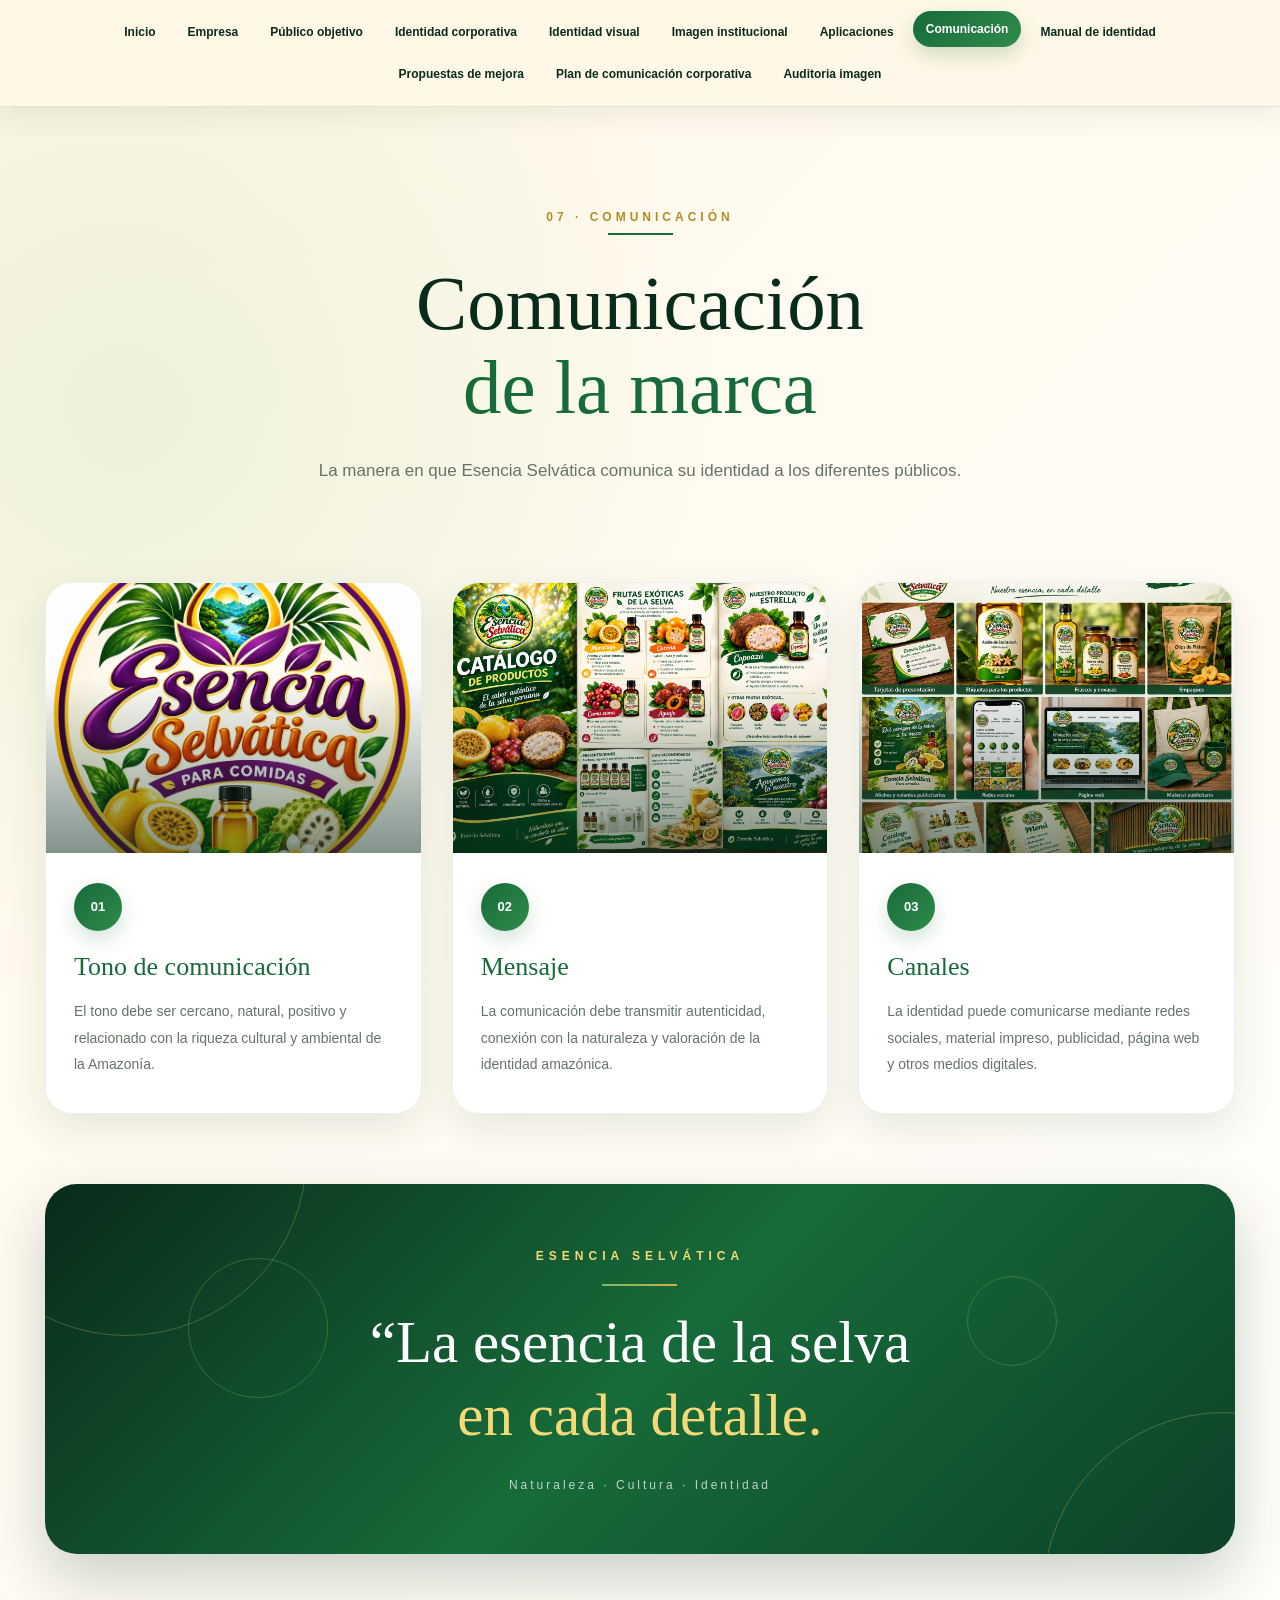
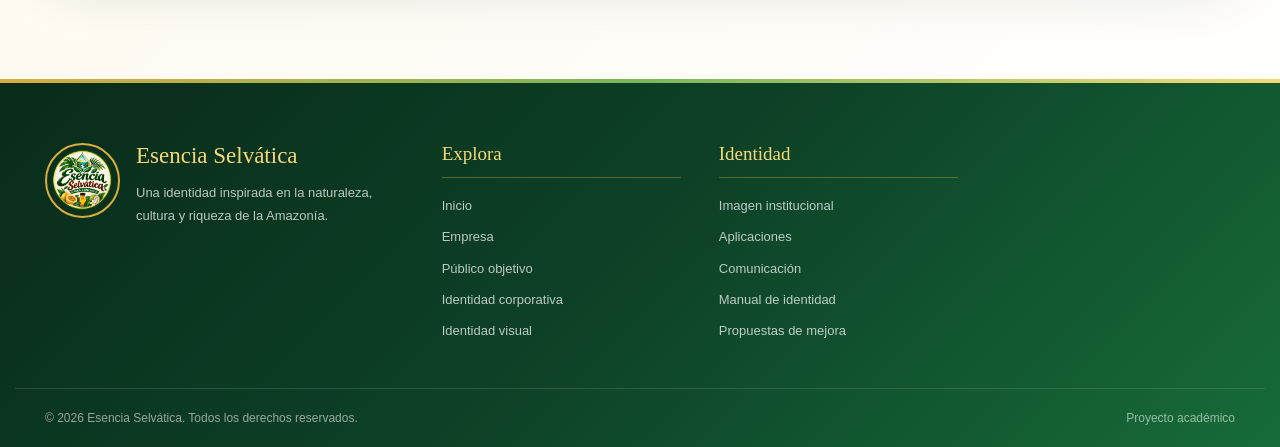
<file: comunicacion.html>
<!DOCTYPE html>
<html lang="es">

<head>

    <meta charset="UTF-8">

    <meta name="viewport"
          content="width=device-width, initial-scale=1.0">

    <title>
        Comunicación | Esencia Selvática
    </title>

    <link rel="stylesheet"
          href="css/comunicacion.css">

</head>


<body>


<!-- =====================================================
     HEADER
===================================================== -->

<header>
   <nav class="nav">
        <a href="index.html">Inicio</a>
        <a href="empresa.html">Empresa</a>
        <a href="publico.html">Público objetivo</a>
        <a href="identidad-corporativa.html">Identidad corporativa</a>
        <a href="identidad-visual.html">Identidad visual</a>
        <a href="imagen-institucional.html">Imagen institucional</a>
        <a href="aplicaciones.html">Aplicaciones</a>
        <a href="comunicacion.html"class="active">Comunicación</a>
        <a href="manual-identidad.html">Manual de identidad</a>
        <a href="propuestas-mejora.html">Propuestas de mejora</a>
        <a href="Plan de Comunicacion Corporativa.html">Plan de comunicación corporativa</a>
        <a href="auditoria imagen .html">Auditoria imagen</a>
    </nav>


</header>



<!-- =====================================================
     CONTENIDO
===================================================== -->

<main class="page">


    <!-- ENCABEZADO -->

    <section class="page-header">

        <span class="tag">
            07 · COMUNICACIÓN
        </span>


        <h1>

            Comunicación

            <span>
                de la marca
            </span>

        </h1>


        <p>

            La manera en que Esencia Selvática comunica
            su identidad a los diferentes públicos.

        </p>

    </section>



    <!-- CONTENIDO -->

    <section class="content">


        <div class="grid">


            <!-- =================================================
                 TONO
            ================================================== -->

            <article class="communication-card">


                <div class="image-box">

                    <img
                        src="imagen/15.png"
                        alt="Tono de comunicación"
                    >


                    <div class="image-overlay">

                        <span>
                            01
                        </span>

                    </div>

                </div>


                <div class="card-content">

                    <span class="number">
                        01
                    </span>


                    <h2>
                        Tono de comunicación
                    </h2>


                    <p>

                        El tono debe ser cercano, natural,
                        positivo y relacionado con la riqueza
                        cultural y ambiental de la Amazonía.

                    </p>

                </div>

            </article>



            <!-- =================================================
                 MENSAJE
            ================================================== -->

            <article class="communication-card">


                <div class="image-box">

                    <img
                        src="imagen/12.png"
                        alt="Mensaje de la marca"
                    >


                    <div class="image-overlay">

                        <span>
                            02
                        </span>

                    </div>

                </div>


                <div class="card-content">

                    <span class="number">
                        02
                    </span>


                    <h2>
                        Mensaje
                    </h2>


                    <p>

                        La comunicación debe transmitir
                        autenticidad, conexión con la naturaleza
                        y valoración de la identidad amazónica.

                    </p>

                </div>

            </article>



            <!-- =================================================
                 CANALES
            ================================================== -->

            <article class="communication-card">


                <div class="image-box">

                    <img
                        src="imagen/4.png"
                        alt="Canales de comunicación"
                    >


                    <div class="image-overlay">

                        <span>
                            03
                        </span>

                    </div>

                </div>


                <div class="card-content">

                    <span class="number">
                        03
                    </span>


                    <h2>
                        Canales
                    </h2>


                    <p>

                        La identidad puede comunicarse mediante
                        redes sociales, material impreso,
                        publicidad, página web y otros
                        medios digitales.

                    </p>

                </div>

            </article>


        </div>



        <!-- =================================================
             SLOGAN
        ================================================== -->

        <section class="slogan">


            <div class="slogan-circle circle-one"></div>

            <div class="slogan-circle circle-two"></div>


            <div class="slogan-content">


                <span class="slogan-tag">
                    ESENCIA SELVÁTICA
                </span>


                <div class="slogan-line"></div>


                <h2>

                    “La esencia de la selva

                    <br>

                    <span>
                        en cada detalle.
                    </span>

                </h2>


                <p>

                    Naturaleza · Cultura · Identidad

                </p>

            </div>


        </section>


    </section>


</main>



<!-- =====================================================
     FOOTER
===================================================== -->

<footer class="footer">


    <div class="footer-container">


        <!-- MARCA -->

        <div class="footer-brand">

            <img
                src="imagen/1.png"
                alt="Logo Esencia Selvática"
                class="footer-logo"
            >


            <div>

                <h3>
                    Esencia Selvática
                </h3>


                <p>

                    Una identidad inspirada en la naturaleza,
                    cultura y riqueza de la Amazonía.

                </p>

            </div>

        </div>



        <!-- EXPLORA -->

        <div class="footer-section">

            <h4>
                Explora
            </h4>


            <a href="index.html">
                Inicio
            </a>


            <a href="empresa.html">
                Empresa
            </a>


            <a href="publico.html">
                Público objetivo
            </a>


            <a href="identidad-corporativa.html">
                Identidad corporativa
            </a>


            <a href="identidad-visual.html">
                Identidad visual
            </a>

        </div>



        <!-- IDENTIDAD -->

        <div class="footer-section">

            <h4>
                Identidad
            </h4>


            <a href="imagen-institucional.html">
                Imagen institucional
            </a>


            <a href="aplicaciones.html">
                Aplicaciones
            </a>


            <a href="comunicacion.html">
                Comunicación
            </a>


            <a href="manual-identidad.html">
                Manual de identidad
            </a>


            <a href="propuestas-mejora.html">
                Propuestas de mejora
            </a>

        </div>



        <!-- PROYECTO -->

    </div>



    <!-- FOOTER BOTTOM -->

    <div class="footer-bottom">

        <p>

            © 2026 Esencia Selvática.
            Todos los derechos reservados.

        </p>


        <p>
            Proyecto académico
        </p>

    </div>


</footer>


</body>

</html>
</file>
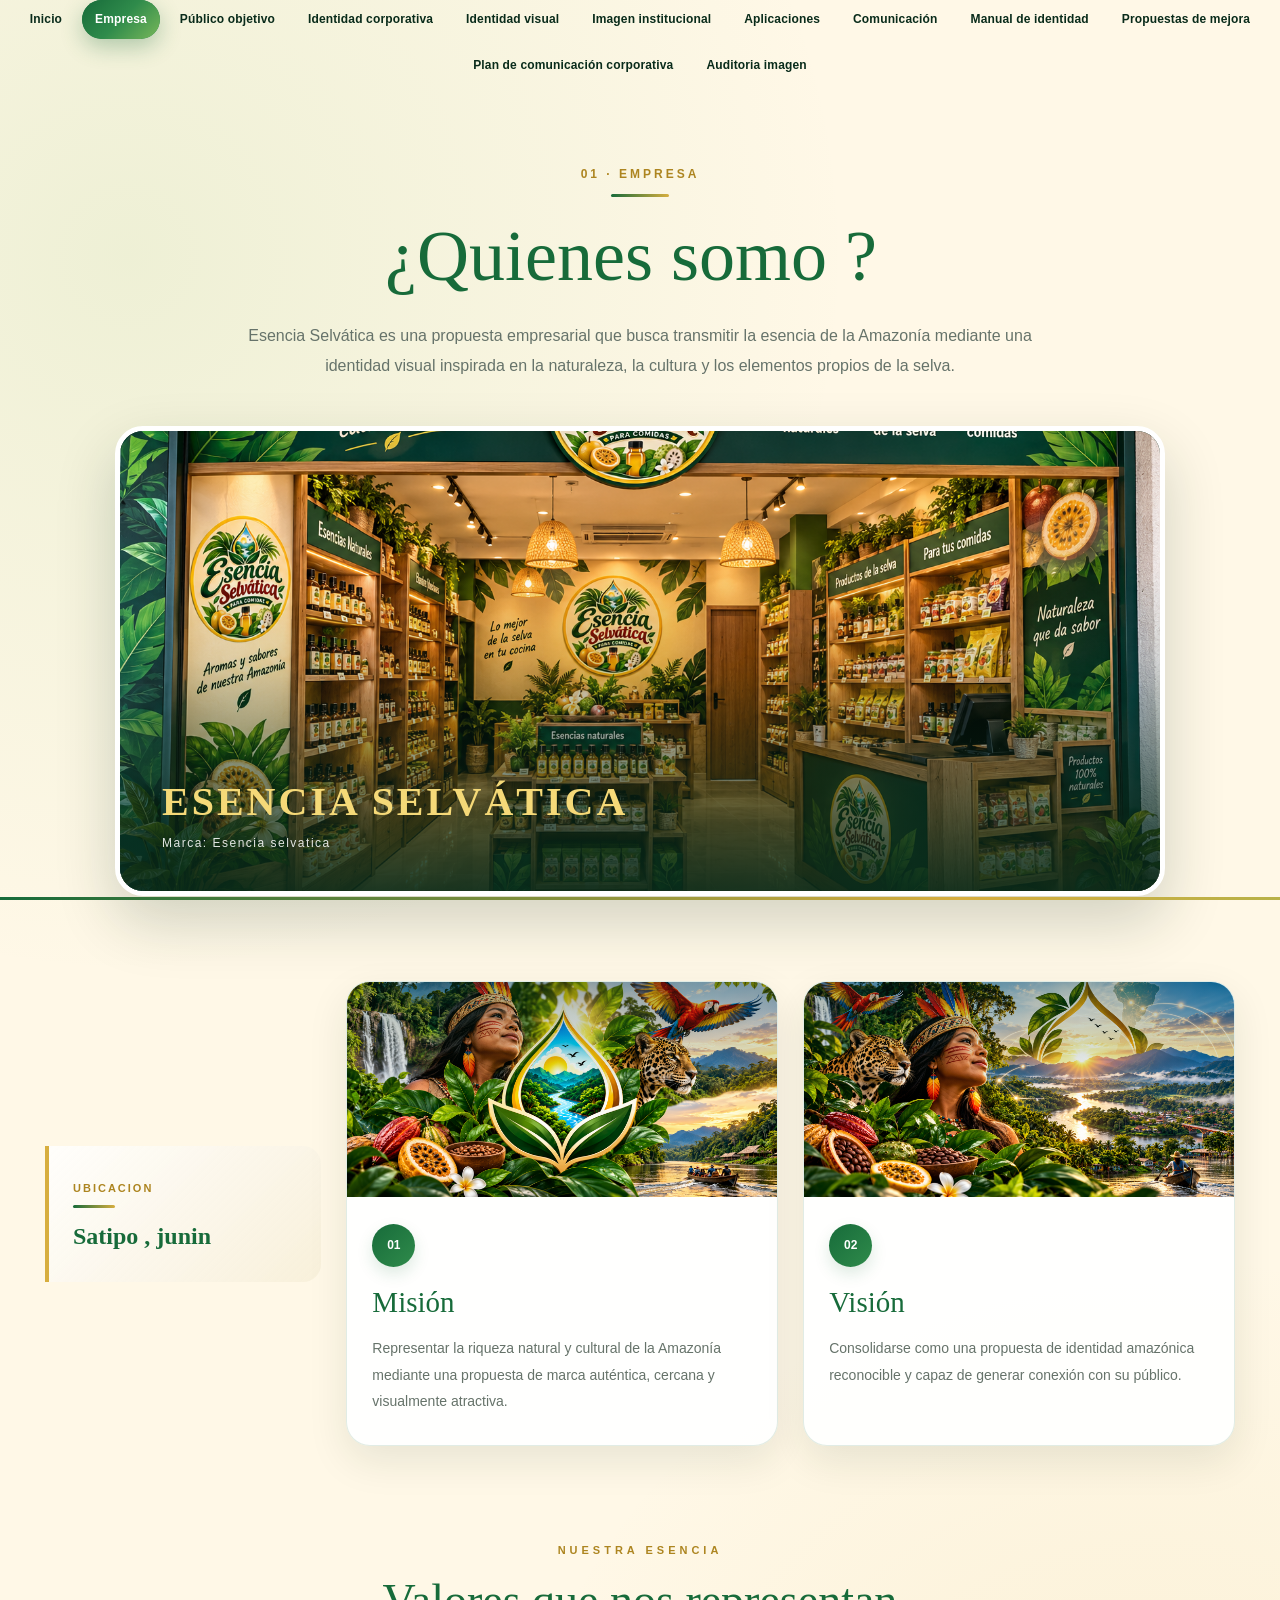
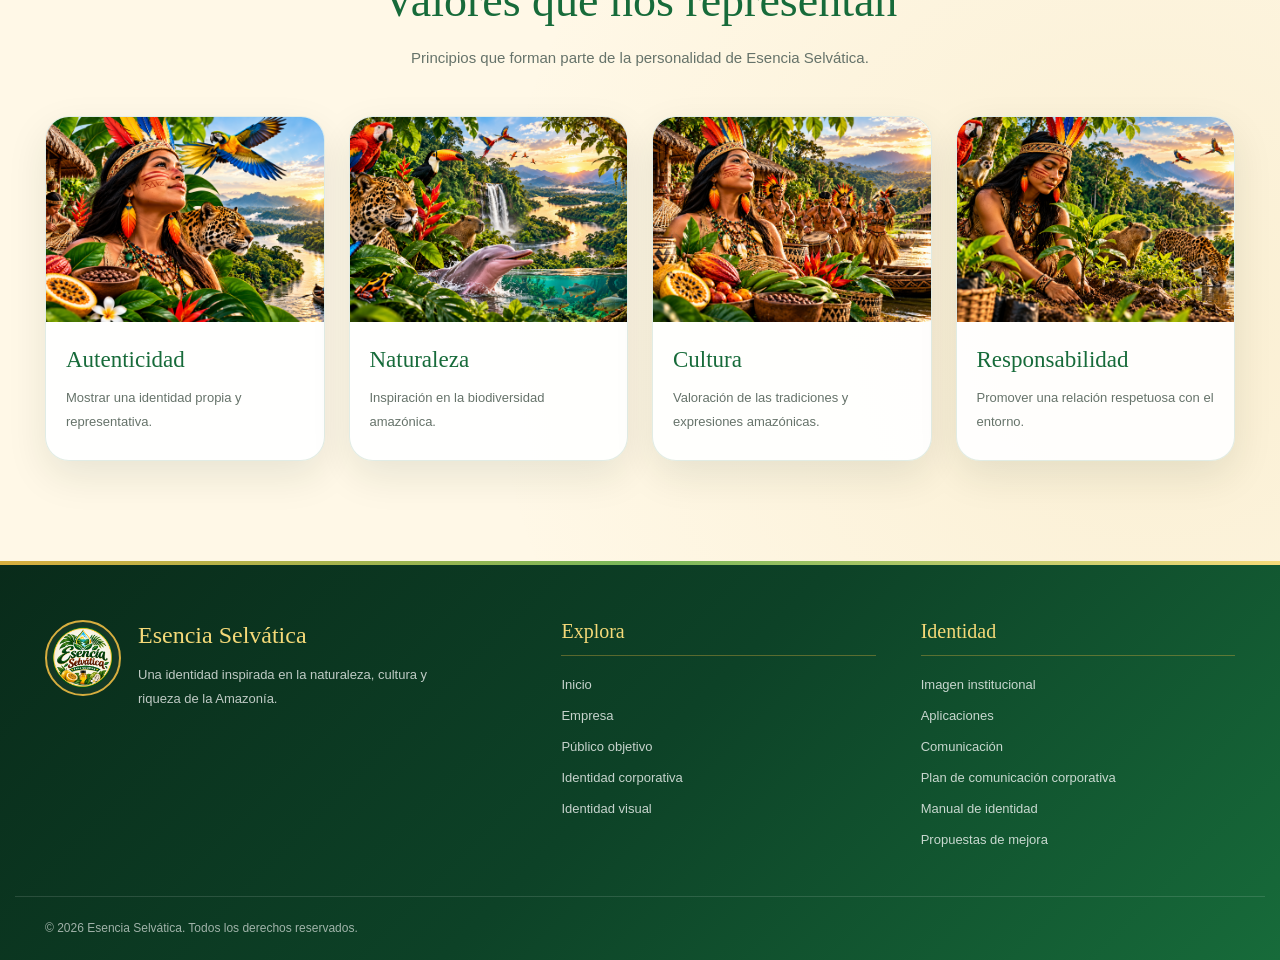
<file: empresa.html>
<!DOCTYPE html>
<html lang="es">
<head>
    <meta charset="UTF-8">
    <meta name="viewport" content="width=device-width, initial-scale=1.0">

    <title>Empresa | Esencia Selvática</title>

    <link rel="preconnect" href="https://fonts.googleapis.com">
    <link rel="preconnect" href="https://fonts.gstatic.com" crossorigin>

    <link href="css/empresa.css" rel="stylesheet" type="text/css">
</head>

<body>

<header>
    
<header class="header">
    <nav class="nav">
        <a href="index.html">Inicio</a>
        <a href="empresa.html"class="active">Empresa</a>
        <a href="publico.html">Público objetivo</a>
        <a href="identidad-corporativa.html">Identidad corporativa</a>
        <a href="identidad-visual.html">Identidad visual</a>
        <a href="imagen-institucional.html">Imagen institucional</a>
        <a href="aplicaciones.html">Aplicaciones</a>
        <a href="comunicacion.html">Comunicación</a>
        <a href="manual-identidad.html">Manual de identidad</a>
        <a href="propuestas-mejora.html">Propuestas de mejora</a>
        <a href="Plan de Comunicacion Corporativa.html">Plan de comunicación corporativa</a>
        <a href="auditoria imagen .html">Auditoria imagen</a>
    </nav>


</header>


<main class="page">

    <section class="page-header">

        <span class="tag">01 · EMPRESA</span>

        <h1>
            
            <span>¿Quienes somo ?&nbsp;</span>
        </h1>

        <p>
          Esencia Selvática es una propuesta empresarial que busca transmitir la esencia de la Amazonía mediante una identidad visual inspirada en la naturaleza, la cultura y los elementos propios de la selva.
      </p>


        <!-- IMAGEN AGREGADA -->

        <div class="empresa-imagen">

            <img
                src="imagen/51.png"
                alt="Esencia Selvática">

            <div class="imagen-texto">

                <span>ESENCIA SELVÁTICA</span>

                <small>
              Marca: Esencia selvatica&nbsp;&nbsp; </small>

            </div>

        </div>

    </section>


    <section class="content">

        <div class="split">

            <div>

                <span class="tag">
              Ubicacion&nbsp;&nbsp; </span>

                
                <p>
              Satipo , junin&nbsp; </p>
</div>

  <article class="card large">

                <div class="image-box">

                    <img
                        src="imagen/24.png"
                        alt="Misión de Esencia Selvática"
                    >

                    <div class="image-overlay">
                    </div>

                </div>

                <div class="card-content">

                    <span class="number">
                        01
                    </span>

                    <h2>
                        Misión
                    </h2>

                    <p>
                        Representar la riqueza natural y cultural
                        de la Amazonía mediante una propuesta de
                        marca auténtica, cercana y visualmente
                        atractiva.
                    </p>

                </div>

            </article>


            <!-- VISIÓN -->

            <article class="card large">

                <div class="image-box">

                    <img
                        src="imagen/25.png"
                        alt="Visión de Esencia Selvática"
                    >

                    <div class="image-overlay"> </div>

                </div>

                <div class="card-content">

                    <span class="number">
                        02
                    </span>

                    <h2>
                        Visión
                    </h2>

                    <p>
                        Consolidarse como una propuesta de
                        identidad amazónica reconocible y capaz
                        de generar conexión con su público.
                    </p>

                </div>

            </article>

        </div>

 <div class="section-heading">

            <span>
                NUESTRA ESENCIA
            </span>

            <h2>
                Valores que nos representan
            </h2>

            <p>
                Principios que forman parte de la personalidad
                de Esencia Selvática.
            </p>

        </div>


        <div class="grid four">


            <!-- AUTENTICIDAD -->

            <article class="card value-card">

                <div class="value-image">

                    <img
                        src="imagen/26.png"
                        alt="Autenticidad"
                    >
                </div>

                <div class="value-content">

                    <h3>
                        Autenticidad
                    </h3>

                    <p>
                        Mostrar una identidad propia y
                        representativa.
                    </p>

                </div>

            </article>


            <!-- NATURALEZA -->

            <article class="card value-card">

                <div class="value-image">

                    <img
                        src="imagen/27.png"
                        alt="Naturaleza"
                    >
                </div>

                <div class="value-content">

                    <h3>
                        Naturaleza
                    </h3>

                    <p>
                        Inspiración en la biodiversidad
                        amazónica.
                    </p>

                </div>

            </article>


            <!-- CULTURA -->

            <article class="card value-card">

                <div class="value-image">

                    <img
                        src="imagen/28.png"
                        alt="Cultura amazónica"
                    >
                </div>

                <div class="value-content">

                    <h3>
                        Cultura
                    </h3>

                    <p>
                        Valoración de las tradiciones y
                        expresiones amazónicas.
                    </p>

                </div>

            </article>


            <!-- RESPONSABILIDAD -->

            <article class="card value-card">

                <div class="value-image">

                    <img
                        src="imagen/29.png"
                        alt="Responsabilidad"
                    >
                </div>

                <div class="value-content">

                    <h3>
                        Responsabilidad
                    </h3>

                    <p>
                        Promover una relación respetuosa
                        con el entorno.
                    </p>

                </div>

            </article>

        </div>

    </section>

</main>


<footer class="footer">

    <div class="footer-container">

        <div class="footer-brand">

            <img src="imagen/1.png"
                 alt="Logo Esencia Selvática"
                 class="footer-logo">

            <div>

                <h3>
                    Esencia Selvática
                </h3>

                <p>
                    Una identidad inspirada en la naturaleza,
                    cultura y riqueza de la Amazonía.
                </p>

            </div>

        </div>


        <div class="footer-section">

            <h4>
                Explora
            </h4>

            <a href="index.html">
                Inicio
            </a>

            <a href="empresa.html">
                Empresa
            </a>

            <a href="publico.html">
                Público objetivo
            </a>

            <a href="identidad-corporativa.html">
                Identidad corporativa
            </a>

            <a href="identidad-visual.html">
                Identidad visual
            </a>

        </div>


        <div class="footer-section">

            <h4>
                Identidad
            </h4>

            <a href="imagen-institucional.html">
                Imagen institucional
            </a>

            <a href="aplicaciones.html">
                Aplicaciones
            </a>

            <a href="comunicacion.html">
                Comunicación
            </a>
 			<a href="Plan de Comunicacion Corporativa.html">
                        Plan de comunicación corporativa</a>
            <a href="manual-identidad.html">
                Manual de identidad
            </a>

            <a href="propuestas-mejora.html">
                Propuestas de mejora
            </a>

        </div>
</div>


    <div class="footer-bottom">

        <p>
            © 2026 Esencia Selvática. Todos los derechos reservados.
        </p>
</div>

</footer>

</body>
</html>
</file>
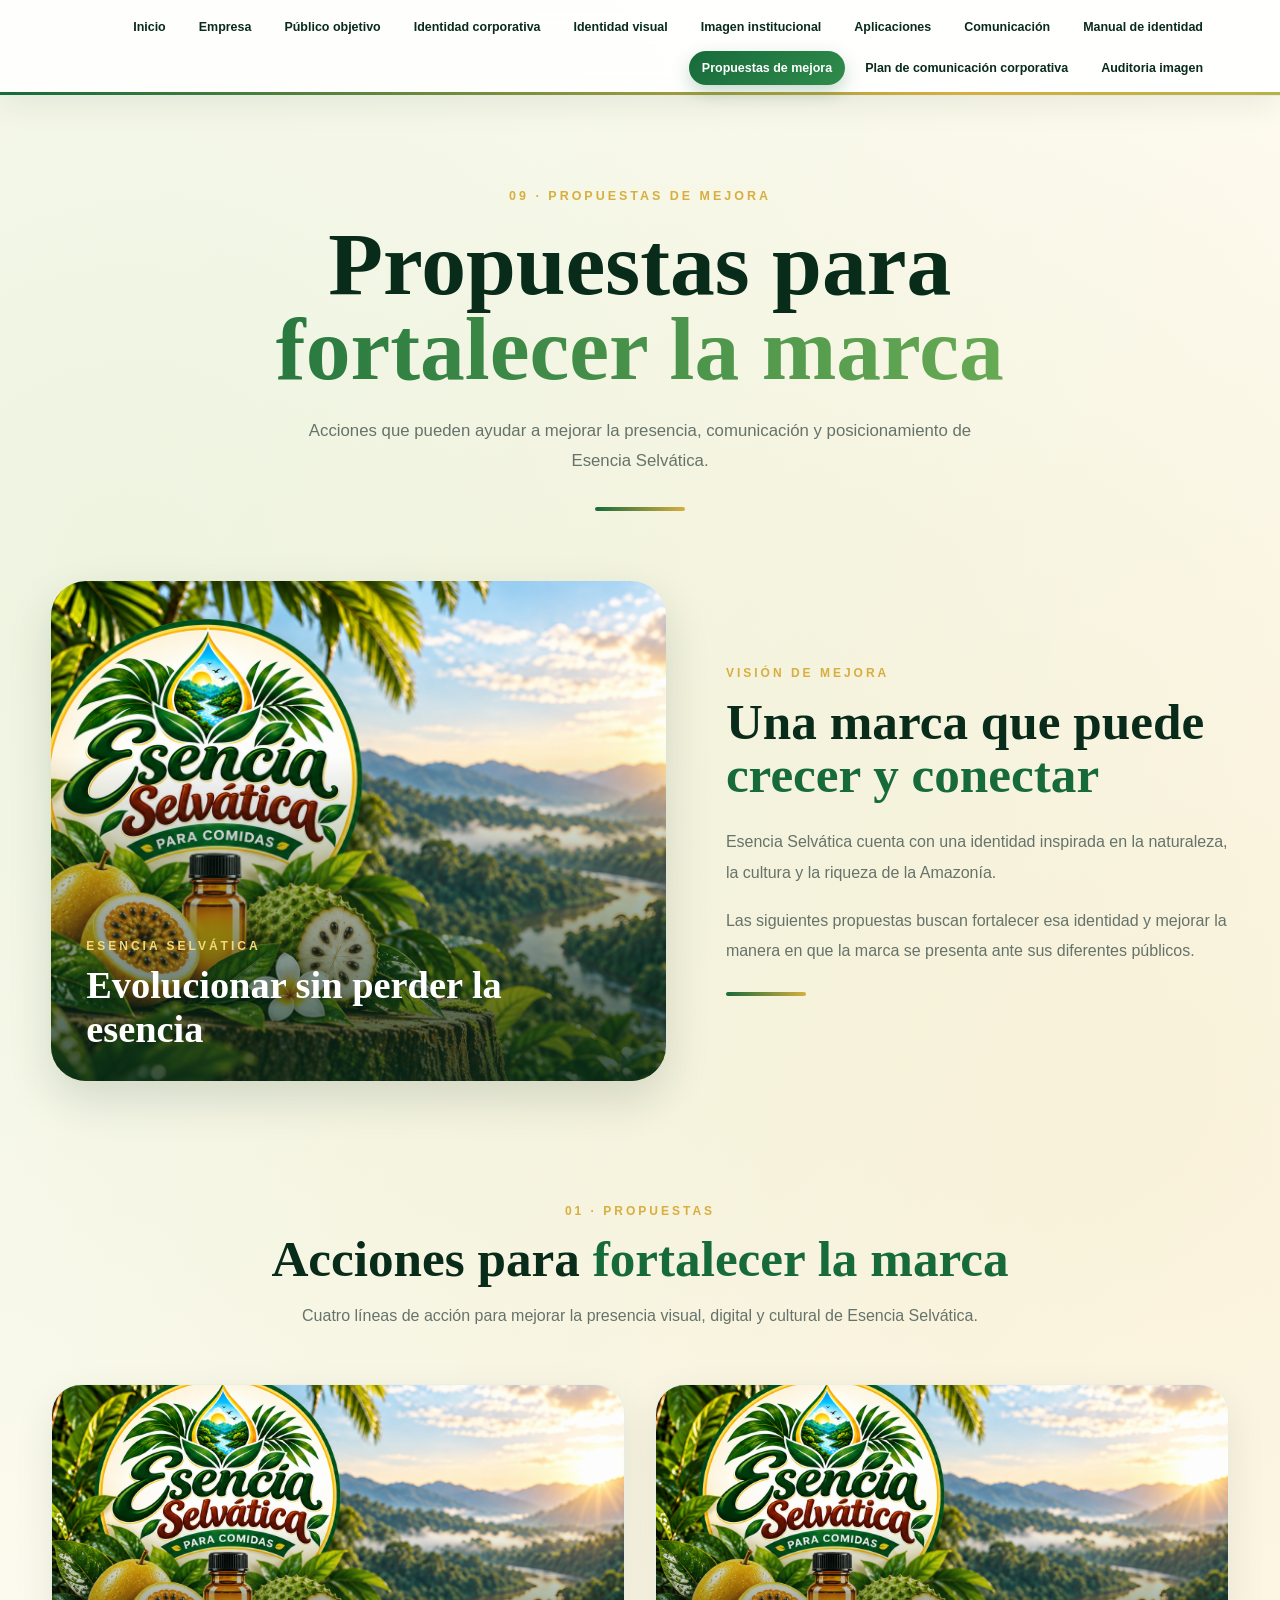
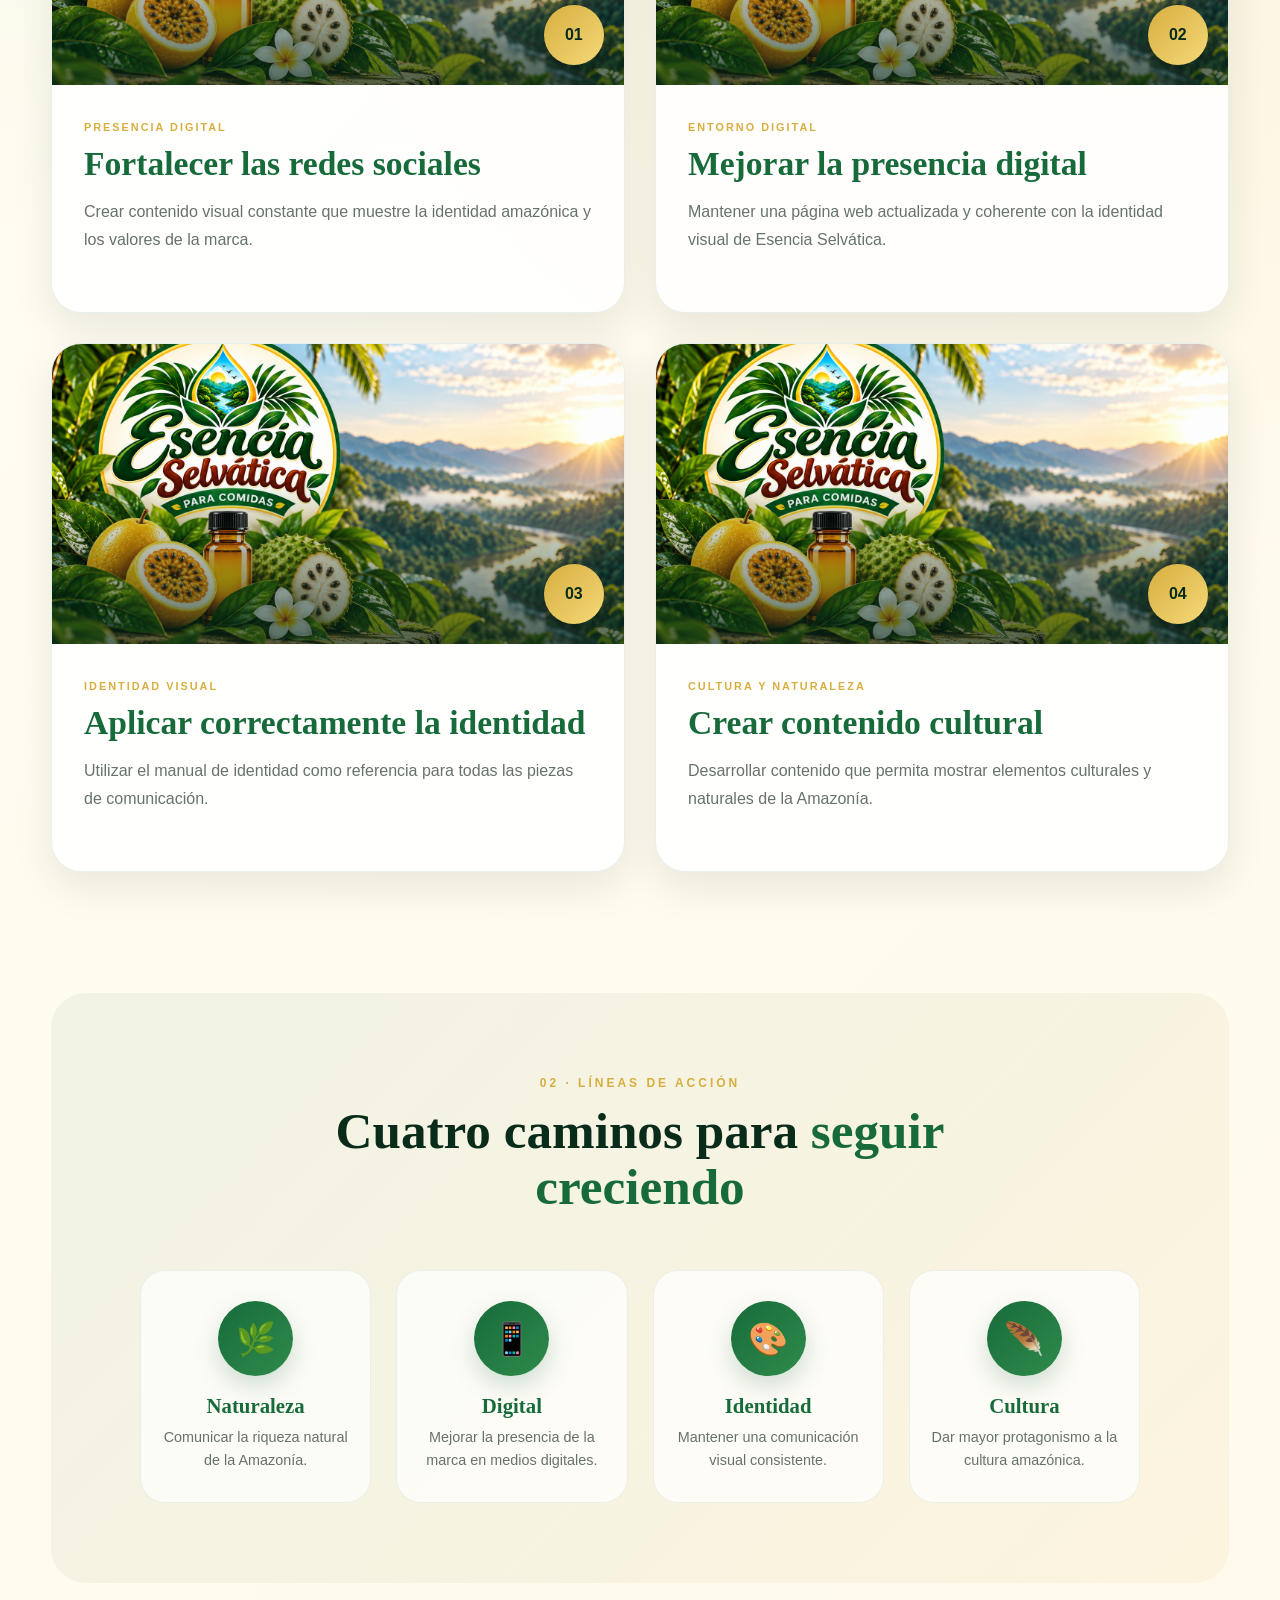
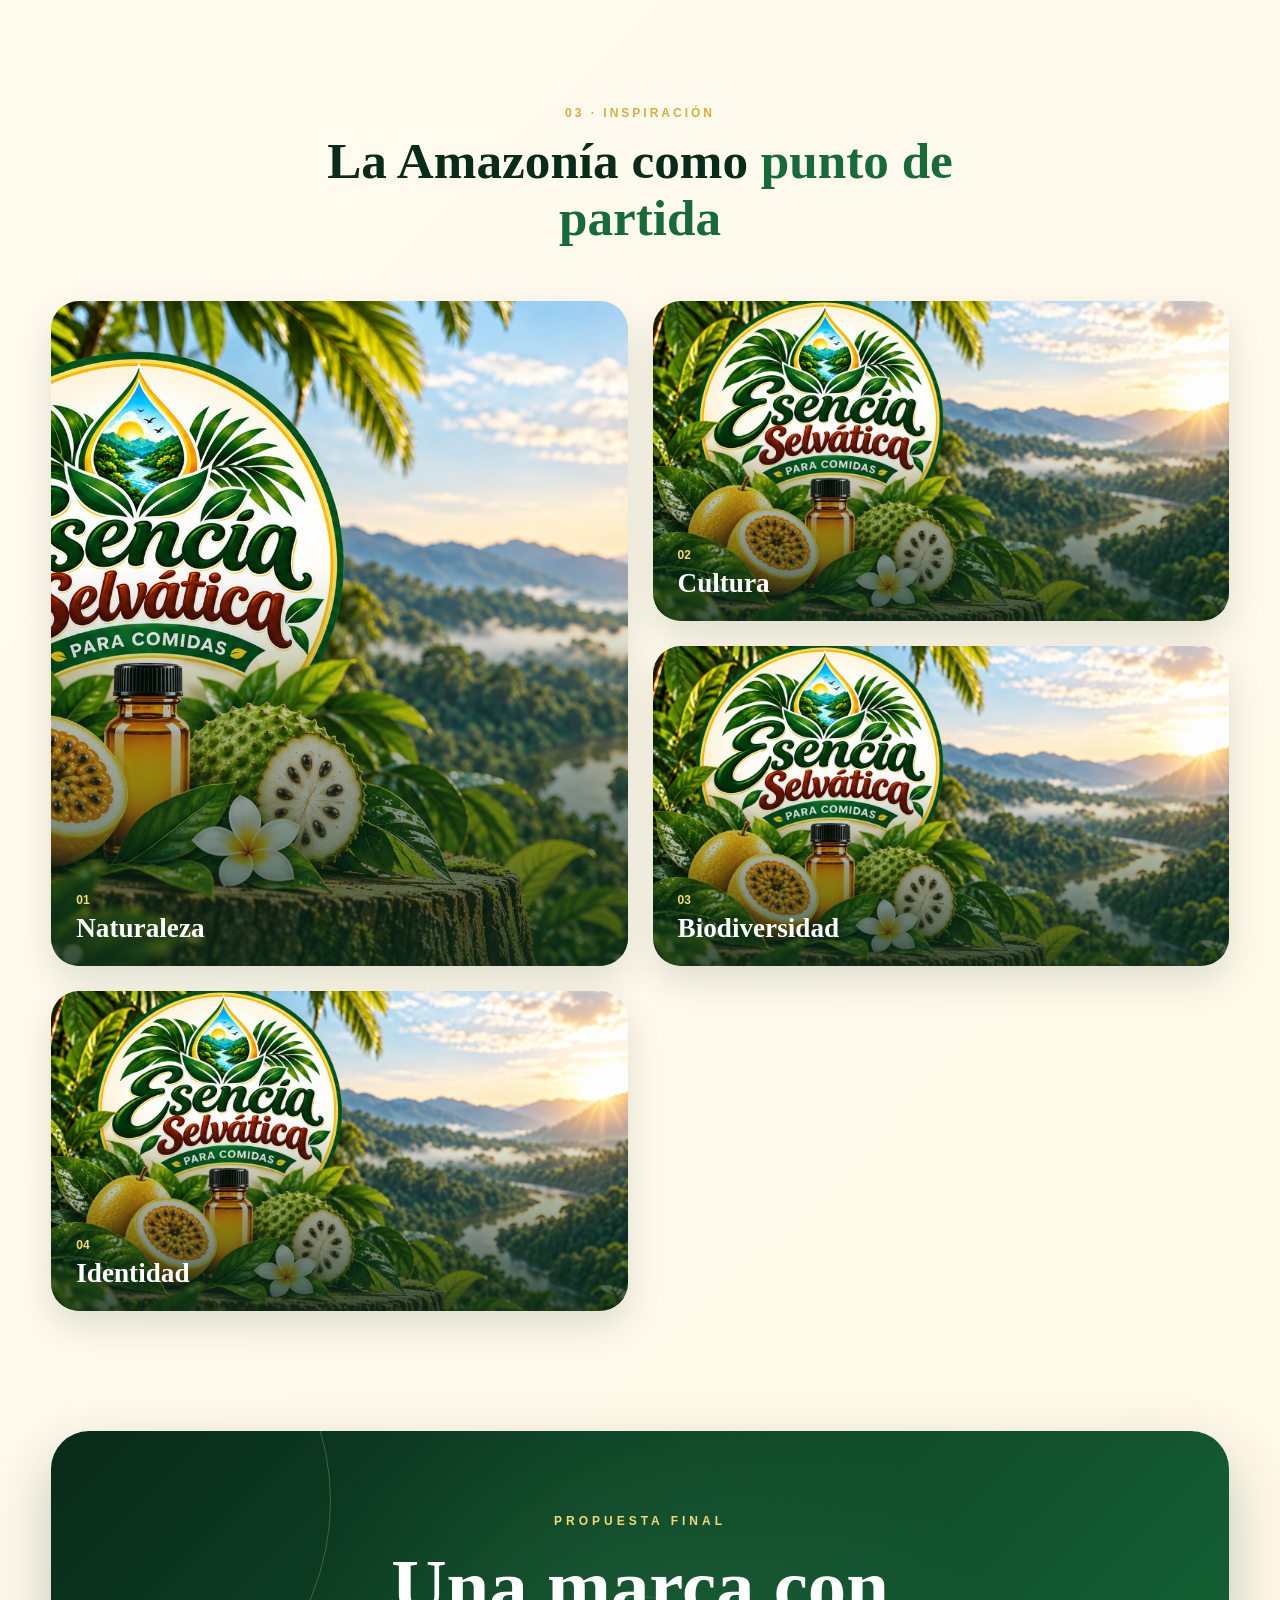
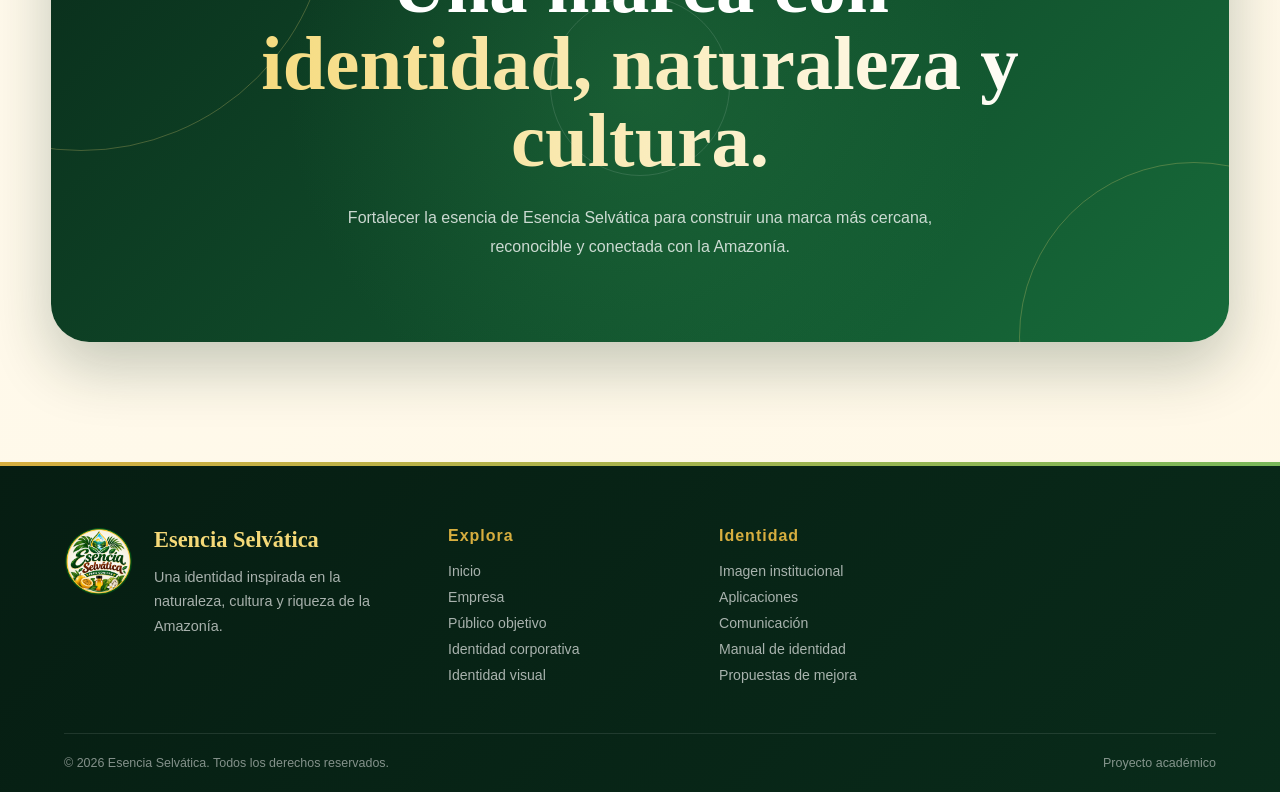
<file: propuestas-mejora.html>
<!DOCTYPE html>
<html lang="es">
<head>
    <meta charset="UTF-8">
    <meta name="viewport" content="width=device-width, initial-scale=1.0">

    <title>Propuestas de mejora | Esencia Selvática</title>

    <link rel="preconnect" href="https://fonts.googleapis.com">
    <link rel="preconnect" href="https://fonts.gstatic.com" crossorigin>

    <link rel="stylesheet" href="css/propuestas-mejora.css">
</head>

<body>

<!-- ================= DECORACIÓN ================= -->

<!-- ================= HEADER ================= -->

<header class="header">
   <nav class="nav">
        <a href="index.html">Inicio</a>
        <a href="empresa.html">Empresa</a>
        <a href="publico.html">Público objetivo</a>
        <a href="identidad-corporativa.html">Identidad corporativa</a>
        <a href="identidad-visual.html">Identidad visual</a>
        <a href="imagen-institucional.html">Imagen institucional</a>
        <a href="aplicaciones.html">Aplicaciones</a>
        <a href="comunicacion.html">Comunicación</a>
        <a href="manual-identidad.html">Manual de identidad</a>
        <a href="propuestas-mejora.html"class="active">Propuestas de mejora</a>
        <a href="Plan de Comunicacion Corporativa.html">Plan de comunicación corporativa</a>
        <a href="auditoria imagen .html">Auditoria imagen</a>
    </nav>
   

</header>


<!-- ================= CONTENIDO ================= -->

<main class="page">


    <!-- CABECERA -->

    <section class="page-header">

        <span class="tag">
            09 · PROPUESTAS DE MEJORA
      </span>

        <h1>

            Propuestas para

            <span>
                fortalecer la marca
            </span>

      </h1>

        <p>
            Acciones que pueden ayudar a mejorar la presencia,
            comunicación y posicionamiento de Esencia Selvática.
      </p>

        <div class="header-line"></div>

  </section>



    <!-- ================= INTRO ================= -->

    <section class="intro">

        <div class="intro-image">

            <img
                src="imagen/2.png"
                alt="Propuestas de mejora Esencia Selvática"
            >

            <div class="intro-overlay">

                <span>
                    ESENCIA SELVÁTICA
                </span>

                <strong>
                    Evolucionar sin perder la esencia
                </strong>

            </div>

        </div>


        <div class="intro-content">

            <span class="section-label">
                VISIÓN DE MEJORA
            </span>

            <h2>

                Una marca que puede

                <span>
                    crecer y conectar
                </span>

            </h2>

            <p>
                Esencia Selvática cuenta con una identidad inspirada
                en la naturaleza, la cultura y la riqueza de la Amazonía.
            </p>

            <p>
                Las siguientes propuestas buscan fortalecer esa identidad
                y mejorar la manera en que la marca se presenta ante
                sus diferentes públicos.
            </p>

            <div class="mini-line"></div>

        </div>

    </section>



    <!-- ================= PROPUESTAS ================= -->

    <section class="content">

        <div class="section-heading">

            <span>
                01 · PROPUESTAS
            </span>

            <h2>

                Acciones para

                <strong>
                    fortalecer la marca
                </strong>

            </h2>

            <p>
                Cuatro líneas de acción para mejorar la presencia
                visual, digital y cultural de Esencia Selvática.
            </p>

        </div>



        <div class="grid">


            <!-- PROPUESTA 01 -->

            <article class="card">

                <div class="card-image">

                    <img
                        src="imagen/2.png"
                        alt="Redes sociales"
                    >

                    <div class="image-shine"></div>

                    <span class="number">
                        01
                    </span>

                </div>


                <div class="card-content">

                    <span class="small-title">
                        PRESENCIA DIGITAL
                    </span>

                    <h2>
                        Fortalecer las redes sociales
                    </h2>

                    <p>
                        Crear contenido visual constante que muestre
                        la identidad amazónica y los valores de la marca.
                    </p>

                    <div class="card-line"></div>

                </div>

            </article>



            <!-- PROPUESTA 02 -->

            <article class="card">

                <div class="card-image">

                    <img
                        src="imagen/2.png"
                        alt="Presencia digital"
                    >

                    <div class="image-shine"></div>

                    <span class="number">
                        02
                    </span>

                </div>


                <div class="card-content">

                    <span class="small-title">
                        ENTORNO DIGITAL
                    </span>

                    <h2>
                        Mejorar la presencia digital
                    </h2>

                    <p>
                        Mantener una página web actualizada y coherente
                        con la identidad visual de Esencia Selvática.
                    </p>

                    <div class="card-line"></div>

                </div>

            </article>



            <!-- PROPUESTA 03 -->

            <article class="card">

                <div class="card-image">

                    <img
                        src="imagen/2.png"
                        alt="Manual de identidad"
                    >

                    <div class="image-shine"></div>

                    <span class="number">
                        03
                    </span>

                </div>


                <div class="card-content">

                    <span class="small-title">
                        IDENTIDAD VISUAL
                    </span>

                    <h2>
                        Aplicar correctamente la identidad
                    </h2>

                    <p>
                        Utilizar el manual de identidad como referencia
                        para todas las piezas de comunicación.
                    </p>

                    <div class="card-line"></div>

                </div>

            </article>



            <!-- PROPUESTA 04 -->

            <article class="card">

                <div class="card-image">

                    <img
                        src="imagen/2.png"
                        alt="Cultura amazónica"
                    >

                    <div class="image-shine"></div>

                    <span class="number">
                        04
                    </span>

                </div>


                <div class="card-content">

                    <span class="small-title">
                        CULTURA Y NATURALEZA
                    </span>

                    <h2>
                        Crear contenido cultural
                    </h2>

                    <p>
                        Desarrollar contenido que permita mostrar
                        elementos culturales y naturales de la Amazonía.
                    </p>

                    <div class="card-line"></div>

                </div>

            </article>

        </div>

    </section>



    <!-- ================= LÍNEAS DE ACCIÓN ================= -->

    <section class="actions-section">

        <div class="section-heading">

            <span>
                02 · LÍNEAS DE ACCIÓN
            </span>

            <h2>

                Cuatro caminos para

                <strong>
                    seguir creciendo
                </strong>

            </h2>

        </div>


        <div class="actions-grid">


            <div class="action-item">

                <div class="action-icon">
                    🌿
                </div>

                <h3>
                    Naturaleza
                </h3>

                <p>
                    Comunicar la riqueza natural de la Amazonía.
                </p>

            </div>


            <div class="action-item">

                <div class="action-icon">
                    📱
                </div>

                <h3>
                    Digital
                </h3>

                <p>
                    Mejorar la presencia de la marca en medios digitales.
                </p>

            </div>


            <div class="action-item">

                <div class="action-icon">
                    🎨
                </div>

                <h3>
                    Identidad
                </h3>

                <p>
                    Mantener una comunicación visual consistente.
                </p>

            </div>


            <div class="action-item">

                <div class="action-icon">
                    🪶
                </div>

                <h3>
                    Cultura
                </h3>

                <p>
                    Dar mayor protagonismo a la cultura amazónica.
                </p>

            </div>

        </div>

    </section>



    <!-- ================= GALERÍA ================= -->

    <section class="gallery-section">

        <div class="section-heading">

            <span>
                03 · INSPIRACIÓN
            </span>

            <h2>

                La Amazonía como

                <strong>
                    punto de partida
                </strong>

            </h2>

        </div>


        <div class="gallery">


            <div class="gallery-item large">

                <img
                    src="imagen/2.png"
                    alt="Selva amazónica"
                >

                <div class="gallery-caption">

                    <span>
                        01
                    </span>

                    <h3>
                        Naturaleza
                    </h3>

                </div>

            </div>



            <div class="gallery-item">

                <img
                    src="imagen/2.png"
                    alt="Cultura amazónica"
                >

                <div class="gallery-caption">

                    <span>
                        02
                    </span>

                    <h3>
                        Cultura
                    </h3>

                </div>

            </div>



            <div class="gallery-item">

                <img
                    src="imagen/2.png"
                    alt="Biodiversidad"
                >

                <div class="gallery-caption">

                    <span>
                        03
                    </span>

                    <h3>
                        Biodiversidad
                    </h3>

                </div>

            </div>



            <div class="gallery-item">

                <img
                    src="imagen/2.png"
                    alt="Marca Esencia Selvática"
                >

                <div class="gallery-caption">

                    <span>
                        04
                    </span>

                    <h3>
                        Identidad
                    </h3>

                </div>

            </div>

        </div>

    </section>



    <!-- ================= PROPUESTA FINAL ================= -->

    <section class="slogan">

        <div class="slogan-ring ring-one"></div>
        <div class="slogan-ring ring-two"></div>
        <div class="slogan-circle"></div>


        <div class="slogan-content">

            <span>
                PROPUESTA FINAL
            </span>

            <h2>

                Una marca con

                <strong>
                    identidad,
                    naturaleza y cultura.
                </strong>

            </h2>

            <p>
                Fortalecer la esencia de Esencia Selvática
                para construir una marca más cercana,
                reconocible y conectada con la Amazonía.
            </p>

        </div>

    </section>


</main>



<!-- ================= FOOTER ================= -->

<footer class="footer">

    <div class="footer-container">


      <!-- MARCA -->

        <div class="footer-brand">

            <img
                src="imagen/1.png"
                alt="Logo Esencia Selvática"
                class="footer-logo"
            >

            <div>

                <h3>
                    Esencia Selvática
                </h3>

                <p>
                    Una identidad inspirada en la naturaleza,
                    cultura y riqueza de la Amazonía.
                </p>

            </div>

        </div>



      <!-- EXPLORA -->

      <div class="footer-section">

            <h4>
                Explora
            </h4>

            <a href="index.html">
                Inicio
            </a>

            <a href="empresa.html">
                Empresa
            </a>

            <a href="publico.html">
                Público objetivo
            </a>

            <a href="identidad-corporativa.html">
                Identidad corporativa
            </a>

        <a href="identidad-visual.html">
                Identidad visual
            </a>

        </div>



      <!-- IDENTIDAD -->

      <div class="footer-section">

            <h4>
                Identidad
        </h4>

            <a href="imagen-institucional.html">
                Imagen institucional
            </a>

            <a href="aplicaciones.html">
                Aplicaciones
            </a>

            <a href="comunicacion.html">
                Comunicación
            </a>

            <a href="manual-identidad.html">
                Manual de identidad
            </a>

            <a href="propuestas-mejora.html">
                Propuestas de mejora
            </a>

        </div>



      <!-- PROYECTO -->
    </div>



    <!-- FOOTER BOTTOM -->

  <div class="footer-bottom">

        <p>
            © 2026 Esencia Selvática.
            Todos los derechos reservados.
    </p>

        <p>
            Proyecto académico
        </p>

    </div>

</footer>

</body>
</html>
</file>
<file: css/comunicacion.css>
/* =====================================================
   ESENCIA SELVÁTICA — COMUNICACIÓN
===================================================== */
:root {
    --verde-oscuro: #092b1a;
    --verde: #176b3a;
    --verde-medio: #2f8b4b;
    --verde-claro: #79b85a;
    --dorado: #d7ae3f;
    --dorado-claro: #f5d978;
    --crema: #fff8e7;
    --gris: #66736a;
    --sombra: 0 15px 40px #092b1a18;
    --sombra-fuerte: 0 25px 60px #092b1a35;
}

* { margin: 0; padding: 0; box-sizing: border-box; }
html { scroll-behavior: smooth; }

body {
    min-height: 100vh;
    overflow-x: hidden;
    color: var(--verde-oscuro);
    font-family: Arial, Helvetica, sans-serif;
    background:
        radial-gradient(circle at 10% 20%, #79b85a20, transparent 30%),
        linear-gradient(135deg, var(--crema), #fff);
}

a { text-decoration: none; }

/* MENÚ */
header {
    position: sticky;
    top: 0;
    z-index: 1000;
    padding: 14px 3%;
    background: #fff8e7f2;
    backdrop-filter: blur(16px);
    border-bottom: 1px solid #176b3a20;
    box-shadow: 0 8px 25px #092b1a12;
}

header nav {
    display: flex;
    flex-wrap: wrap;
    justify-content: center;
    gap: 6px;
}

nav a {
    padding: 11px 13px;
    border-radius: 30px;
    color: var(--verde-oscuro);
    font-size: 12px;
    font-weight: 700;
    transition: .35s;
}

nav a:hover,
nav a.active {
    color: white;
    background: linear-gradient(135deg, var(--verde), var(--verde-medio));
    box-shadow: 0 8px 20px #176b3a35;
    transform: translateY(-3px);
}

/* ENCABEZADO */
.page-header {
    max-width: 1000px;
    margin: auto;
    padding: 100px 25px 75px;
    text-align: center;
    animation: entrada .9s ease both;
}

.tag {
    display: inline-block;
    margin-bottom: 18px;
    color: #b18b28;
    font-size: 12px;
    font-weight: 800;
    letter-spacing: 4px;
}

.tag::after {
    content: "";
    display: block;
    width: 65px;
    height: 2px;
    margin: 9px auto;
    background: var(--verde);
}

.page-header h1 {
    margin-bottom: 25px;
    font: normal clamp(44px, 6vw, 78px)/1.1 Georgia, serif;
}

.page-header h1 span {
    display: block;
    color: var(--verde);
}

.page-header p {
    max-width: 720px;
    margin: auto;
    color: var(--gris);
    font-size: 17px;
    line-height: 1.8;
}

.content {
    max-width: 1250px;
    margin: auto;
    padding: 20px 30px 100px;
}

/* TARJETAS */
.grid {
    display: grid;
    grid-template-columns: repeat(3, minmax(0, 1fr));
    gap: 30px;
    margin-bottom: 70px;
}

.communication-card {
    overflow: hidden;
    border: 1px solid #176b3a18;
    border-radius: 27px;
    background: #ffffffed;
    box-shadow: var(--sombra);
    animation: entrada .8s ease both;
    transition: transform .45s, box-shadow .45s;
}

.communication-card:nth-child(2) { animation-delay: .15s; }
.communication-card:nth-child(3) { animation-delay: .3s; }

.communication-card:hover {
    transform: translateY(-13px);
    box-shadow: var(--sombra-fuerte);
}

/* IMÁGENES */
.image-box {
    position: relative;
    height: 270px;
    overflow: hidden;
    background: linear-gradient(135deg, var(--verde-oscuro), var(--verde));
}

.image-box img {
    width: 100%;
    height: 100%;
    display: block;
    object-fit: cover;
    transition: transform .8s, filter .5s;
}

.image-box::after {
    content: "";
    position: absolute;
    inset: 0;
    background: linear-gradient(180deg, transparent 35%, #092b1a80);
    pointer-events: none;
}

.communication-card:hover .image-box img {
    transform: scale(1.1);
    filter: saturate(1.15);
}

.image-overlay {
    position: absolute;
    z-index: 2;
    inset: 0;
    display: flex;
    align-items: center;
    justify-content: center;
    background: #092b1a55;
    opacity: 0;
    transition: opacity .4s;
}

.communication-card:hover .image-overlay { opacity: 1; }

.image-overlay span {
    display: grid;
    place-items: center;
    width: 78px;
    height: 78px;
    border: 2px solid var(--dorado-claro);
    border-radius: 50%;
    color: white;
    font: 25px Georgia, serif;
    background: #092b1a99;
    transform: scale(.7) rotate(-12deg);
    transition: .4s;
}

.communication-card:hover .image-overlay span {
    transform: scale(1) rotate(0);
}

/* TEXTO */
.card-content { padding: 30px 28px 35px; }

.number {
    display: grid;
    place-items: center;
    width: 48px;
    height: 48px;
    margin-bottom: 20px;
    border-radius: 50%;
    color: white;
    font-size: 13px;
    font-weight: 800;
    background: linear-gradient(135deg, var(--verde), var(--verde-medio));
    box-shadow: 0 8px 20px #176b3a30;
    transition: .4s;
}

.communication-card:hover .number {
    transform: rotate(8deg) scale(1.1);
}

.communication-card h2 {
    margin-bottom: 15px;
    color: var(--verde);
    font: 26px/1.25 Georgia, serif;
    transition: color .3s;
}

.communication-card:hover h2 { color: #ad8520; }

.communication-card p {
    color: var(--gris);
    font-size: 14px;
    line-height: 1.9;
}

/* ESLOGAN */
.slogan {
    position: relative;
    display: flex;
    align-items: center;
    justify-content: center;
    min-height: 370px;
    overflow: hidden;
    border-radius: 32px;
    color: white;
    background: linear-gradient(135deg, #092b1a, #176b3a, #0d4227);
    box-shadow: var(--sombra-fuerte);
}

.slogan::before,
.slogan::after {
    content: "";
    position: absolute;
    width: 360px;
    height: 360px;
    border: 1px solid #f5d97840;
    border-radius: 50%;
    animation: girar 24s linear infinite;
}

.slogan::before { top: -210px; left: -100px; }
.slogan::after { right: -170px; bottom: -220px; }

.slogan-circle {
    position: absolute;
    border: 1px solid #79b85a55;
    border-radius: 50%;
    animation: flotar 6s ease-in-out infinite;
}

.circle-one { width: 140px; height: 140px; left: 12%; top: 20%; }
.circle-two { width: 90px; height: 90px; right: 15%; top: 25%; animation-delay: 1s; }

.slogan-content {
    position: relative;
    z-index: 2;
    padding: 35px 20px;
    text-align: center;
}

.slogan-tag {
    color: var(--dorado-claro);
    font-size: 12px;
    font-weight: 800;
    letter-spacing: 5px;
}

.slogan-line {
    width: 75px;
    height: 2px;
    margin: 20px auto;
    background: linear-gradient(90deg, var(--verde-claro), var(--dorado));
}

.slogan h2 {
    font: normal clamp(32px, 5vw, 59px)/1.25 Georgia, serif;
}

.slogan h2 span { color: var(--dorado-claro); }

.slogan-content p {
    margin-top: 25px;
    color: #ffffffb8;
    font-size: 12px;
    letter-spacing: 3px;
}

/* FOOTER */
.footer {
    position: relative;
    margin-top: 25px;
    color: white;
    background: linear-gradient(135deg, var(--verde-oscuro), #0d4227, var(--verde));
}

.footer::before {
    content: "";
    display: block;
    height: 4px;
    background: linear-gradient(90deg, var(--dorado), var(--verde-claro), var(--dorado-claro));
}

.footer-container {
    display: grid;
    grid-template-columns: 1.5fr 1fr 1fr 1fr;
    gap: 38px;
    max-width: 1250px;
    margin: auto;
    padding: 60px 30px 45px;
}

.footer-brand { display: flex; align-items: flex-start; gap: 16px; }

.footer-logo {
    width: 75px;
    height: 75px;
    padding: 4px;
    object-fit: contain;
    border: 2px solid var(--dorado);
    border-radius: 50%;
    transition: .4s;
}

.footer-logo:hover { transform: rotate(-8deg) scale(1.08); }

.footer-brand h3 {
    margin-bottom: 12px;
    color: var(--dorado-claro);
    font: 23px Georgia, serif;
}

.footer-brand p,
.footer-section a,
.footer-section p {
    color: #ffffffb8;
    font-size: 13px;
    line-height: 1.8;
}

.footer-brand p { max-width: 280px; }

.footer-section { display: flex; flex-direction: column; gap: 8px; }

.footer-section h4 {
    margin-bottom: 8px;
    padding-bottom: 12px;
    border-bottom: 1px solid #d7ae3f60;
    color: var(--dorado-claro);
    font: 19px Georgia, serif;
}

.footer-section a { transition: .3s; }
.footer-section a:hover { color: var(--dorado-claro); transform: translateX(5px); }

.footer-bottom {
    display: flex;
    justify-content: space-between;
    gap: 20px;
    max-width: 1250px;
    margin: auto;
    padding: 22px 30px;
    border-top: 1px solid #ffffff20;
}

.footer-bottom p { color: #ffffff90; font-size: 12px; }

/* ANIMACIONES */
@keyframes entrada {
    from { opacity: 0; transform: translateY(35px); }
    to { opacity: 1; transform: translateY(0); }
}
@keyframes girar { to { transform: rotate(360deg); } }
@keyframes flotar {
    0%, 100% { transform: translateY(0); }
    50% { transform: translateY(-15px); }
}

/* RESPONSIVE */
@media (max-width: 950px) {
    .grid { grid-template-columns: repeat(2, minmax(0, 1fr)); }
    .communication-card:last-child { grid-column: 1 / -1; }
    .footer-container { grid-template-columns: repeat(2, minmax(0, 1fr)); }
}

@media (max-width: 650px) {
    header { position: relative; padding: 12px; }
    nav a { padding: 9px; font-size: 10px; }
    .page-header { padding: 60px 18px 45px; }
    .content { padding: 15px 16px 65px; }
    .grid { grid-template-columns: 1fr; }
    .communication-card:last-child { grid-column: auto; }
    .image-box { height: 245px; }
    .slogan { min-height: 320px; }
    .slogan-tag { letter-spacing: 3px; }
    .footer-container { grid-template-columns: 1fr; padding: 45px 24px; gap: 30px; }
    .footer-bottom { flex-direction: column; text-align: center; }
}

@media (prefers-reduced-motion: reduce) {
    *, *::before, *::after {
        animation-duration: .01ms !important;
        animation-iteration-count: 1 !important;
        scroll-behavior: auto !important;
        transition-duration: .01ms !important;
    }
}
</file>
<file: css/empresa.css>
/* =====================================================
   ESENCIA SELVÁTICA — EMPRESA
   Diseño adaptado al HTML actualizado
===================================================== */

:root {
    --verde-oscuro: #092b1a;
    --verde: #176b3a;
    --verde-medio: #2f8b4b;
    --verde-claro: #79b85a;
    --dorado: #d7ae3f;
    --dorado-claro: #f5d978;
    --crema: #fff8e7;
    --blanco: #ffffff;
    --gris: #66736a;
    --borde: #176b3a20;
    --sombra: 0 15px 40px #092b1a18;
    --sombra-fuerte: 0 25px 60px #092b1a30;
}

* {
    margin: 0;
    padding: 0;
    box-sizing: border-box;
}

html {
    scroll-behavior: smooth;
    scroll-padding-top: 110px;
}

body {
    min-height: 100vh;
    overflow-x: hidden;
    color: var(--verde-oscuro);
    font-family: Arial, Helvetica, sans-serif;
    background:
        radial-gradient(circle at 10% 10%, #79b85a20, transparent 28%),
        radial-gradient(circle at 90% 75%, #d7ae3f20, transparent 30%),
        var(--crema);
    line-height: 1.6;
}

img {
    max-width: 100%;
}

a {
    color: inherit;
    text-decoration: none;
}

```css
/* =========================================================
   NAVEGACIÓN PRINCIPAL — ANIMACIÓN ORIGINAL
========================================================= */

header {
    position: sticky;
    top: 0;
    z-index: 1000;

    width: 100%;
    min-height: 88px;
    padding: 12px 3%;

    display: flex;
    align-items: center;
    justify-content: center;

    background: rgba(255, 248, 231, 0.96);

    backdrop-filter: blur(18px);
    -webkit-backdrop-filter: blur(18px);

    border-bottom: 1px solid rgba(23, 107, 58, 0.12);

    box-shadow: 0 8px 30px rgba(9, 43, 26, 0.10);

    animation: headerEntrada 0.8s ease both;
}

header::after {
    content: "";
    position: absolute;
    left: 0;
    bottom: 0;

    width: 100%;
    height: 3px;

    background: linear-gradient(
        90deg,
        var(--verde),
        var(--dorado),
        var(--verde-claro),
        var(--dorado),
        var(--verde)
    );

    background-size: 300% 100%;

    animation: movimientoLinea 6s linear infinite;
}


/* MENÚ */

header nav {
    width: 100%;
    max-width: 1500px;
    margin: auto;

    display: flex;
    align-items: center;
    justify-content: center;
    flex-wrap: wrap;

    gap: 7px;
}

header nav a {
    position: relative;
    isolation: isolate;

    display: inline-flex;
    align-items: center;
    justify-content: center;

    padding: 11px 13px;

    color: var(--verde-oscuro);

    font-size: 12px;
    font-weight: 700;
    letter-spacing: 0.15px;
    line-height: 1.4;

    text-align: center;

    border: none;
    border-radius: 30px;
    overflow: hidden;

    opacity: 0;

    animation: menuEntrada 0.7s ease forwards;

    transition:
        color 0.35s ease,
        transform 0.35s ease,
        box-shadow 0.35s ease,
        background 0.35s ease;
}


/* ENTRADA SECUENCIAL */

header nav a:nth-child(1)  { animation-delay: 0.05s; }
header nav a:nth-child(2)  { animation-delay: 0.10s; }
header nav a:nth-child(3)  { animation-delay: 0.15s; }
header nav a:nth-child(4)  { animation-delay: 0.20s; }
header nav a:nth-child(5)  { animation-delay: 0.25s; }
header nav a:nth-child(6)  { animation-delay: 0.30s; }
header nav a:nth-child(7)  { animation-delay: 0.35s; }
header nav a:nth-child(8)  { animation-delay: 0.40s; }
header nav a:nth-child(9)  { animation-delay: 0.45s; }
header nav a:nth-child(10) { animation-delay: 0.50s; }
header nav a:nth-child(11) { animation-delay: 0.55s; }


/* FONDO ANIMADO DE LOS BOTONES */

header nav a::before {
    content: "";

    position: absolute;
    inset: 0;
    z-index: -2;

    border-radius: inherit;

    background: linear-gradient(
        135deg,
        var(--verde),
        var(--verde-medio),
        var(--verde-claro)
    );

    transform: scale(0.8);
    opacity: 0;

    transition:
        transform 0.4s ease,
        opacity 0.35s ease;
}


/* BRILLO AL PASAR EL CURSOR */

header nav a::after {
    content: "";

    position: absolute;
    top: -50%;
    left: -130%;

    width: 70%;
    height: 200%;

    z-index: -1;

    background: linear-gradient(
        90deg,
        transparent,
        rgba(255, 255, 255, 0.55),
        transparent
    );

    transform: skewX(-25deg);
}

header nav a:hover {
    color: var(--blanco);
    transform: translateY(-3px);

    box-shadow: 0 8px 22px rgba(23, 107, 58, 0.25);
}

header nav a:hover::before,
header nav a.active::before {
    transform: scale(1);
    opacity: 1;
}

header nav a:hover::after {
    animation: brilloMenu 0.7s ease forwards;
}


/* BOTÓN ACTIVO */

header nav a.active {
    color: var(--blanco);

    background: linear-gradient(
        135deg,
        var(--verde),
        var(--verde-medio)
    );

    box-shadow: 0 8px 22px rgba(23, 107, 58, 0.30);

    transform: translateY(-2px);
}


/* ACCESIBILIDAD */

header nav a:focus-visible {
    outline: 2px solid var(--dorado);
    outline-offset: 3px;
}


/* ANIMACIONES DEL MENÚ */

@keyframes headerEntrada {
    from {
        opacity: 0;
        transform: translateY(-15px);
    }

    to {
        opacity: 1;
        transform: translateY(0);
    }
}

@keyframes menuEntrada {
    from {
        opacity: 0;
        transform: translateY(10px);
    }

    to {
        opacity: 1;
        transform: translateY(0);
    }
}

@keyframes movimientoLinea {
    from {
        background-position: 0% 50%;
    }

    to {
        background-position: 300% 50%;
    }
}

@keyframes brilloMenu {
    from {
        left: -130%;
    }

    to {
        left: 150%;
    }
}
```
/* =====================================================
   CONTENEDOR PRINCIPAL
===================================================== */

.page {
    width: 100%;
    min-height: 100vh;
}

/* =====================================================
   ENCABEZADO DE EMPRESA
===================================================== */

.page-header {
    max-width: 1150px;
    margin: auto;
    padding: 75px 25px 65px;
    text-align: center;
    animation: entrada .8s ease both;
}

.tag {
    display: inline-block;
    margin-bottom: 18px;
    color: #ad8520;
    font-size: 12px;
    font-weight: 800;
    letter-spacing: 3px;
    text-transform: uppercase;
}

.tag::after {
    content: "";
    display: block;
    width: 58px;
    height: 3px;
    margin: 10px auto 0;
    border-radius: 5px;
    background: linear-gradient(
        90deg,
        var(--verde),
        var(--dorado)
    );
}

.page-header h1 {
    margin-bottom: 23px;
    font: normal clamp(38px, 6vw, 72px)/1.15 Georgia, "Times New Roman", serif;
}

.page-header h1 span {
    display: block;
    color: var(--verde);
}

.page-header > p {
    max-width: 790px;
    margin: auto;
    color: var(--gris);
    font-size: 16px;
    line-height: 1.9;
}

/* =====================================================
   IMAGEN PRINCIPAL DE LA EMPRESA
===================================================== */

.empresa-imagen {
    position: relative;
    height: clamp(280px, 42vw, 470px);
    max-width: 1050px;
    margin: 45px auto 0;
    overflow: hidden;
    border: 5px solid var(--blanco);
    border-radius: 28px;
    background: var(--verde-oscuro);
    box-shadow: var(--sombra-fuerte);
    isolation: isolate;
}

.empresa-imagen::after {
    content: "";
    position: absolute;
    inset: 0;
    z-index: 0;
    background: linear-gradient(
        180deg,
        transparent 30%,
        #092b1a20 50%,
        #092b1aeb 100%
    );
    pointer-events: none;
}

.empresa-imagen img {
    display: block;
    width: 100%;
    height: 100%;
    object-fit: cover;
    transition: transform .8s ease;
}

.empresa-imagen:hover img {
    transform: scale(1.045);
}

.imagen-texto {
    position: absolute;
    z-index: 1;
    right: 0;
    bottom: 0;
    left: 0;
    display: flex;
    flex-direction: column;
    align-items: flex-start;
    gap: 8px;
    padding: 38px 42px;
    color: var(--blanco);
    text-align: left;
}

.imagen-texto span {
    color: var(--dorado-claro);
    font: bold clamp(23px, 4vw, 40px)/1.2 Georgia, serif;
    letter-spacing: 3px;
}

.imagen-texto small {
    color: #ffffffdf;
    font-size: 12px;
    letter-spacing: 1.5px;
}

/* =====================================================
   CONTENIDO GENERAL
===================================================== */

.content {
    width: 100%;
    max-width: 1250px;
    margin: auto;
    padding: 20px 30px 100px;
}

/* =====================================================
   UBICACIÓN, MISIÓN Y VISIÓN
===================================================== */

.split {
    display: grid;
    grid-template-columns: minmax(190px, .8fr) repeat(2, minmax(0, 1.25fr));
    align-items: stretch;
    gap: 25px;
    margin-bottom: 90px;
}

/* BLOQUE DE UBICACIÓN */

.split > div {
    align-self: center;
    padding: 28px 24px;
    border-left: 4px solid var(--dorado);
    border-radius: 0 18px 18px 0;
    background: linear-gradient(
        135deg,
        #ffffffd9,
        #f5ecd4a8
    );
}

.split > div .tag {
    margin-bottom: 12px;
    font-size: 11px;
    letter-spacing: 2px;
}

.split > div .tag::after {
    width: 42px;
    margin: 8px 0 0;
}

.split > div p {
    color: var(--verde);
    font: bold 24px/1.4 Georgia, serif;
}

/* =====================================================
   TARJETAS DE MISIÓN Y VISIÓN
===================================================== */

.card {
    position: relative;
    min-width: 0;
    overflow: hidden;
    border: 1px solid var(--borde);
    border-radius: 24px;
    background: #ffffffed;
    box-shadow: var(--sombra);
    transition:
        transform .35s ease,
        box-shadow .35s ease,
        border-color .35s ease;
}

.card:hover {
    transform: translateY(-7px);
    border-color: #d7ae3f90;
    box-shadow: var(--sombra-fuerte);
}

/* Imagen de las tarjetas */

.image-box {
    position: relative;
    height: 215px;
    overflow: hidden;
    background: var(--verde-oscuro);
}

.image-box img {
    display: block;
    width: 100%;
    height: 100%;
    object-fit: cover;
    transition: transform .7s ease;
}

.card:hover .image-box img {
    transform: scale(1.06);
}

.image-overlay {
    position: absolute;
    inset: 0;
    display: flex;
    align-items: flex-start;
    justify-content: flex-end;
    padding: 17px;
    background: linear-gradient(
        180deg,
        #092b1a55,
        transparent 55%
    );
}

.image-overlay span {
    display: grid;
    place-items: center;
    width: 43px;
    height: 43px;
    border: 1px solid #f5d978a0;
    border-radius: 50%;
    color: var(--dorado-claro);
    background: #092b1ac9;
    font-size: 13px;
    font-weight: bold;
}

/* Texto de las tarjetas */

.card-content {
    padding: 27px 25px 30px;
}

.number {
    display: grid;
    place-items: center;
    width: 43px;
    height: 43px;
    margin-bottom: 17px;
    border-radius: 50%;
    color: var(--blanco);
    background: linear-gradient(
        135deg,
        var(--verde),
        var(--verde-medio)
    );
    font-size: 12px;
    font-weight: bold;
    box-shadow: 0 7px 16px #176b3a25;
}

.card-content h2 {
    margin-bottom: 13px;
    color: var(--verde);
    font: normal 29px/1.3 Georgia, serif;
}

.card-content p {
    color: var(--gris);
    font-size: 14px;
    line-height: 1.9;
}

/* =====================================================
   TÍTULO DE LA SECCIÓN DE VALORES
===================================================== */

.section-heading {
    position: relative;
    max-width: 760px;
    margin: 0 auto 45px;
    text-align: center;
}

.section-heading > span {
    display: inline-block;
    margin-bottom: 14px;
    color: #ad8520;
    font-size: 11px;
    font-weight: 800;
    letter-spacing: 4px;
}

.section-heading h2 {
    margin-bottom: 15px;
    color: var(--verde);
    font: normal clamp(30px, 4vw, 46px)/1.2 Georgia, serif;
}

.section-heading p {
    color: var(--gris);
    font-size: 15px;
    line-height: 1.8;
}

/* =====================================================
   CUADRÍCULA DE VALORES
===================================================== */

.grid {
    display: grid;
    gap: 24px;
}

.grid.four {
    grid-template-columns: repeat(4, minmax(0, 1fr));
}

/* Tarjeta individual de valor */

.value-card {
    display: flex;
    flex-direction: column;
    height: 100%;
    padding: 0;
}

.value-card::before {
    content: "";
    position: absolute;
    z-index: 2;
    top: 0;
    left: 0;
    width: 100%;
    height: 4px;
    background: linear-gradient(
        90deg,
        var(--verde),
        var(--dorado),
        var(--verde-claro)
    );
    transform: scaleX(0);
    transform-origin: left;
    transition: transform .35s ease;
}

.value-card:hover::before {
    transform: scaleX(1);
}

/* Imágenes de valores */

.value-image {
    position: relative;
    height: 205px;
    overflow: hidden;
    background: linear-gradient(
        135deg,
        var(--verde-oscuro),
        var(--verde)
    );
}

.value-image img {
    display: block;
    width: 100%;
    height: 100%;
    object-fit: cover;
    transition: transform .7s ease;
}

.value-card:hover .value-image img {
    transform: scale(1.07);
}

.value-number {
    position: absolute;
    top: 14px;
    left: 14px;
    display: grid;
    place-items: center;
    width: 38px;
    height: 38px;
    border: 1px solid #f5d978b0;
    border-radius: 50%;
    color: var(--dorado-claro);
    background: #092b1ad9;
    font-size: 11px;
    font-weight: bold;
}

/* Texto de valores */

.value-content {
    flex: 1;
    padding: 23px 20px 26px;
}

.value-content h3 {
    margin-bottom: 11px;
    color: var(--verde);
    font: normal 23px/1.3 Georgia, serif;
}

.value-content p {
    color: var(--gris);
    font-size: 13px;
    line-height: 1.85;
}

/* =====================================================
   PIE DE PÁGINA
===================================================== */

.footer {
    position: relative;
    color: var(--blanco);
    background: linear-gradient(
        135deg,
        var(--verde-oscuro),
        #0d4227,
        var(--verde)
    );
}

.footer::before {
    content: "";
    display: block;
    height: 4px;
    background: linear-gradient(
        90deg,
        var(--dorado),
        var(--verde-claro),
        var(--dorado-claro)
    );
}

.footer-container {
    display: grid;
    grid-template-columns: 1.5fr 1fr 1fr;
    align-items: start;
    gap: 45px;
    max-width: 1250px;
    margin: auto;
    padding: 55px 30px 45px;
}

/* Marca del pie */

.footer-brand {
    display: flex;
    align-items: flex-start;
    gap: 17px;
}

.footer-logo {
    flex-shrink: 0;
    width: 76px;
    height: 76px;
    padding: 4px;
    object-fit: contain;
    border: 2px solid var(--dorado);
    border-radius: 50%;
    background: #ffffff0a;
    transition: transform .35s ease;
}

.footer-logo:hover {
    transform: rotate(-6deg) scale(1.05);
}

.footer-brand h3 {
    margin-bottom: 12px;
    color: var(--dorado-claro);
    font: normal 24px/1.3 Georgia, serif;
}

.footer-brand p {
    max-width: 320px;
    color: #ffffffbd;
    font-size: 13px;
    line-height: 1.9;
}

/* Enlaces del pie */

.footer-section {
    display: flex;
    flex-direction: column;
    align-items: flex-start;
    gap: 9px;
}

.footer-section h4 {
    width: 100%;
    margin-bottom: 9px;
    padding-bottom: 12px;
    border-bottom: 1px solid #d7ae3f60;
    color: var(--dorado-claro);
    font: normal 20px Georgia, serif;
}

.footer-section a {
    color: #ffffffc4;
    font-size: 13px;
    line-height: 1.7;
    transition:
        color .25s ease,
        transform .25s ease;
}

.footer-section a:hover {
    color: var(--dorado-claro);
    transform: translateX(4px);
}

/* Parte inferior */

.footer-bottom {
    display: flex;
    justify-content: space-between;
    align-items: center;
    gap: 20px;
    max-width: 1250px;
    margin: auto;
    padding: 22px 30px;
    border-top: 1px solid #ffffff20;
}

.footer-bottom p {
    color: #ffffff9c;
    font-size: 12px;
}

/* =====================================================
   ANIMACIONES
===================================================== */

@keyframes entrada {
    from {
        opacity: 0;
        transform: translateY(24px);
    }

    to {
        opacity: 1;
        transform: translateY(0);
    }
}

/* =====================================================
   TABLET
===================================================== */

@media (max-width: 1050px) {
    header {
        padding: 12px 2%;
    }

    nav a {
        padding: 9px 11px;
        font-size: 11px;
    }

    .split {
        grid-template-columns: repeat(2, minmax(0, 1fr));
        gap: 22px;
    }

    .split > div {
        grid-column: 1 / -1;
    }

    .grid.four {
        grid-template-columns: repeat(2, minmax(0, 1fr));
    }

    .footer-container {
        grid-template-columns: 1.4fr 1fr 1fr;
        gap: 25px;
    }
}

/* =====================================================
   MÓVILES
===================================================== */

@media (max-width: 600px) {
    header {
        position: relative;
        padding: 13px 10px;
    }

    header nav {
        gap: 6px;
    }

    nav a {
        padding: 9px 11px;
        font-size: 11px;
    }

    .page-header {
        padding: 48px 18px 40px;
    }

    .page-header h1 {
        font-size: clamp(34px, 10vw, 48px);
    }

    .page-header > p {
        font-size: 14px;
        line-height: 1.85;
    }

    .empresa-imagen {
        height: 270px;
        margin-top: 30px;
        border-width: 3px;
        border-radius: 19px;
    }

    .imagen-texto {
        padding: 22px;
    }

    .imagen-texto span {
        font-size: 23px;
        letter-spacing: 1.5px;
    }

    .imagen-texto small {
        font-size: 10px;
        letter-spacing: 1px;
    }

    .content {
        padding: 15px 17px 65px;
    }

    .split {
        grid-template-columns: 1fr;
        gap: 22px;
        margin-bottom: 65px;
    }

    .split > div {
        grid-column: auto;
        padding: 23px 20px;
    }

    .split > div p {
        font-size: 22px;
    }

    .image-box {
        height: 210px;
    }

    .card-content {
        padding: 23px 21px 26px;
    }

    .card-content h2 {
        font-size: 27px;
    }

    .section-heading {
        margin-bottom: 30px;
    }

    .section-heading h2 {
        font-size: 31px;
    }

    .section-heading p {
        font-size: 14px;
    }

    .grid.four {
        grid-template-columns: 1fr;
        gap: 22px;
    }

    .value-image {
        height: 235px;
    }

    .value-content {
        padding: 22px;
    }

    .value-content h3 {
        font-size: 24px;
    }

    .value-content p {
        font-size: 14px;
    }

    .footer-container {
        grid-template-columns: 1fr;
        gap: 32px;
        padding: 42px 23px 35px;
    }

    .footer-brand {
        gap: 14px;
    }

    .footer-logo {
        width: 65px;
        height: 65px;
    }

    .footer-brand h3 {
        font-size: 22px;
    }

    .footer-bottom {
        flex-direction: column;
        gap: 8px;
        padding: 20px 18px;
        text-align: center;
    }
}

/* =====================================================
   ACCESIBILIDAD
===================================================== */

a:focus-visible {
    outline: 3px solid var(--dorado);
    outline-offset: 4px;
}

@media (prefers-reduced-motion: reduce) {
    *,
    *::before,
    *::after {
        animation-duration: .01ms !important;
        animation-iteration-count: 1 !important;
        transition-duration: .01ms !important;
        scroll-behavior: auto !important;
    }
}```css
/* CORRECCIÓN: LETRAS VISIBLES EN EL MENÚ */

header nav a {
    color: var(--verde-oscuro);
    opacity: 1;
    animation: none;
    visibility: visible;
    position: relative;
}

/* Mantener el fondo verde al pasar el cursor */
header nav a:hover,
header nav a.active {
    color: #ffffff;
    background: linear-gradient(
        135deg,
        var(--verde),
        var(--verde-medio)
    );
}

/* Conservar el efecto animado del fondo */
header nav a::before {
    z-index: -2;
}

header nav a::after {
    z-index: -1;
}

/* Evitar que las letras desaparezcan */
header nav a span,
header nav a:hover,
header nav a.active {
    opacity: 1;
    visibility: visible;
}
</file>
<file: css/propuestas-mejora.css>
/* =========================================================
   ESENCIA SELVÁTICA
   PROPUESTAS DE MEJORA
   ESTILO ANIMADO
========================================================= */

:root{

    --verde-oscuro:#092b1a;
    --verde:#176b3a;
    --verde-medio:#2f8b4b;
    --verde-claro:#79b85a;

    --dorado:#d7ae3f;
    --dorado-claro:#f5d978;

    --crema:#fff8e7;
    --blanco:#ffffff;

    --gris:#66736a;

    --sombra:
        0 18px 45px
        rgba(9,43,26,.14);

    --transicion:
        .45s cubic-bezier(.2,.8,.2,1);
}


/* =========================================================
   RESET
========================================================= */

*{
    margin:0;
    padding:0;
    box-sizing:border-box;
}

html{
    scroll-behavior:smooth;
}

body{

    font-family:
        Arial,
        Helvetica,
        sans-serif;

    color:var(--verde-oscuro);

    background:

        radial-gradient(
            circle at 10% 10%,
            rgba(121,184,90,.13),
            transparent 25%
        ),

        radial-gradient(
            circle at 90% 20%,
            rgba(215,174,63,.12),
            transparent 25%
        ),

        linear-gradient(
            135deg,
            #fffdf5,
            var(--crema)
        );

    overflow-x:hidden;
}


/* =========================================================
   HEADER
========================================================= */

.header{

    position:sticky;

    top:0;

    z-index:1000;

    display:flex;

    align-items:center;

    justify-content:space-between;

    gap:25px;

    min-height:88px;

    padding:
        10px 5%;

    background:
        rgba(255,255,255,.88);

    backdrop-filter:
        blur(18px);

    border-bottom:
        1px solid
        rgba(23,107,58,.12);

    box-shadow:
        0 8px 30px
        rgba(9,43,26,.08);
}


.header::after{

    content:"";

    position:absolute;

    left:0;

    bottom:0;

    width:100%;

    height:3px;

    background:

        linear-gradient(
            90deg,
            var(--verde),
            var(--dorado),
            var(--verde-claro),
            var(--dorado),
            var(--verde)
        );

    background-size:
        300% 100%;

    animation:
        headerLine 6s linear infinite;
}


/* =========================================================
   LOGO
========================================================= */

.logo{

    width:72px;

    height:72px;

    display:flex;

    align-items:center;

    justify-content:center;

    flex-shrink:0;
}

.logo img{

    width:100%;

    height:100%;

    object-fit:contain;

    transition:
        var(--transicion);

    filter:
        drop-shadow(
            0 5px 10px
            rgba(23,107,58,.18)
        );
}

.logo:hover img{

    transform:
        scale(1.1)
        rotate(-4deg);
}


/* =========================================================
   NAVEGACIÓN
========================================================= */

nav{

    display:flex;

    align-items:center;

    justify-content:flex-end;

    gap:7px;

    flex-wrap:wrap;
}

nav a{

    position:relative;

    overflow:hidden;

    z-index:1;

    text-decoration:none;

    color:
        var(--verde-oscuro);

    font-size:.78rem;

    font-weight:700;

    padding:
        10px 13px;

    border-radius:30px;

    transition:
        var(--transicion);
}

nav a::before{

    content:"";

    position:absolute;

    inset:0;

    z-index:-1;

    background:
        linear-gradient(
            120deg,
            var(--verde),
            var(--verde-medio)
        );

    transform:
        scaleX(0);

    transform-origin:left;

    transition:
        transform .4s ease;
}

nav a::after{

    content:"";

    position:absolute;

    top:0;

    left:-120%;

    width:70%;

    height:100%;

    background:
        linear-gradient(
            90deg,
            transparent,
            rgba(255,255,255,.5),
            transparent
        );

    transform:
        skewX(-25deg);

    transition:
        .6s;
}

nav a:hover{

    color:white;

    transform:
        translateY(-3px)
        scale(1.03);

    box-shadow:
        0 8px 18px
        rgba(23,107,58,.2);
}

nav a:hover::before{
    transform:
        scaleX(1);
}

nav a:hover::after{
    left:130%;
}

nav a.active{

    color:white;

    background:
        linear-gradient(
            135deg,
            var(--verde),
            var(--verde-medio)
        );

    box-shadow:
        0 7px 18px
        rgba(23,107,58,.25);
}


/* =========================================================
   DECORACIÓN
========================================================= */

.floating-leaf{

    position:fixed;

    z-index:-1;

    opacity:.15;

    pointer-events:none;

    font-size:4rem;

    filter:
        drop-shadow(
            0 10px 15px
            rgba(23,107,58,.2)
        );

    animation:
        floatingLeaf 7s ease-in-out infinite;
}

.leaf-1{

    top:18%;

    left:2%;
}

.leaf-2{

    top:42%;

    right:2%;

    animation-delay:2s;
}

.leaf-3{

    bottom:15%;

    left:4%;

    animation-delay:4s;
}

.leaf-4{

    bottom:30%;

    right:5%;

    animation-delay:1s;
}


/* =========================================================
   PAGE
========================================================= */

.page{

    width:
        min(1200px,92%);

    margin:auto;
}


/* =========================================================
   PAGE HEADER
========================================================= */

.page-header{

    text-align:center;

    padding:
        90px 20px 70px;
}

.tag{

    display:inline-block;

    color:
        var(--dorado);

    font-size:.78rem;

    font-weight:800;

    letter-spacing:3px;

    margin-bottom:18px;

    animation:
        fadeDown .8s ease both;
}

.page-header h1{

    font-family:
        Georgia,
        "Times New Roman",
        serif;

    font-size:
        clamp(
            3rem,
            7vw,
            6.5rem
        );

    line-height:.95;

    color:
        var(--verde-oscuro);

    animation:
        titleReveal 1s ease both;
}

.page-header h1 span{

    display:block;

    background:

        linear-gradient(
            90deg,
            var(--verde),
            var(--verde-claro),
            var(--dorado)
        );

    background-size:
        200% auto;

    -webkit-background-clip:text;

    background-clip:text;

    color:transparent;

    animation:
        gradientText 5s linear infinite;
}

.page-header p{

    max-width:700px;

    margin:
        25px auto 0;

    color:
        var(--gris);

    line-height:1.8;

    font-size:1.05rem;

    animation:
        fadeUp 1s .3s ease both;
}

.header-line{

    width:90px;

    height:4px;

    margin:
        30px auto 0;

    border-radius:20px;

    background:
        linear-gradient(
            90deg,
            var(--verde),
            var(--dorado)
        );

    animation:
        lineGrow 1s .6s ease both;
}


/* =========================================================
   INTRO
========================================================= */

.intro{

    display:grid;

    grid-template-columns:
        1.1fr .9fr;

    gap:60px;

    align-items:center;

    margin-bottom:120px;
}

.intro-image{

    position:relative;

    overflow:hidden;

    min-height:500px;

    border-radius:35px;

    box-shadow:
        var(--sombra);

    animation:
        slideLeft 1s ease both;
}

.intro-image::after{

    content:"";

    position:absolute;

    inset:0;

    background:

        linear-gradient(
            180deg,
            transparent 35%,
            rgba(9,43,26,.82)
        );
}

.intro-image img{

    width:100%;

    height:100%;

    min-height:500px;

    display:block;

    object-fit:cover;

    transition:
        transform 1.2s ease;
}

.intro-image:hover img{

    transform:
        scale(1.08);
}

.intro-overlay{

    position:absolute;

    z-index:2;

    left:35px;

    bottom:30px;

    color:white;
}

.intro-overlay span{

    display:block;

    color:
        var(--dorado-claro);

    font-size:.75rem;

    letter-spacing:3px;

    font-weight:800;

    margin-bottom:10px;
}

.intro-overlay strong{

    display:block;

    font-family:
        Georgia,
        serif;

    font-size:
        clamp(
            1.6rem,
            3vw,
            2.5rem
        );

    max-width:500px;
}

.intro-content{

    animation:
        slideRight 1s ease both;
}

.section-label{

    display:block;

    color:
        var(--dorado);

    font-size:.75rem;

    font-weight:800;

    letter-spacing:3px;

    margin-bottom:15px;
}

.intro-content h2{

    font-family:
        Georgia,
        serif;

    font-size:
        clamp(
            2.3rem,
            4vw,
            4rem
        );

    line-height:1.05;

    margin-bottom:25px;
}

.intro-content h2 span{

    display:block;

    color:
        var(--verde);
}

.intro-content p{

    color:
        var(--gris);

    line-height:1.9;

    margin-bottom:18px;
}

.mini-line{

    width:80px;

    height:4px;

    margin-top:25px;

    border-radius:10px;

    background:
        linear-gradient(
            90deg,
            var(--verde),
            var(--dorado)
        );

    animation:
        linePulse 2s ease-in-out infinite;
}


/* =========================================================
   SECTION HEADING
========================================================= */

.section-heading{

    max-width:760px;

    margin:
        0 auto 55px;

    text-align:center;
}

.section-heading > span{

    color:
        var(--dorado);

    font-size:.75rem;

    font-weight:800;

    letter-spacing:3px;
}

.section-heading h2{

    font-family:
        Georgia,
        serif;

    font-size:
        clamp(
            2.2rem,
            4vw,
            3.8rem
        );

    line-height:1.1;

    margin:
        12px 0 15px;
}

.section-heading h2 strong{

    color:
        var(--verde);

    font-weight:
        inherit;
}

.section-heading p{

    color:
        var(--gris);

    line-height:1.7;
}


/* =========================================================
   CARDS
========================================================= */

.grid{

    display:grid;

    grid-template-columns:
        repeat(2,1fr);

    gap:30px;

    margin-bottom:120px;
}

.card{

    overflow:hidden;

    background:
        rgba(255,255,255,.86);

    border:
        1px solid
        rgba(23,107,58,.1);

    border-radius:30px;

    box-shadow:
        0 15px 40px
        rgba(9,43,26,.09);

    transition:
        transform .5s ease,
        box-shadow .5s ease;

    opacity:0;

    animation:
        cardReveal .8s ease forwards;
}

.card:nth-child(1){
    animation-delay:.1s;
}

.card:nth-child(2){
    animation-delay:.25s;
}

.card:nth-child(3){
    animation-delay:.4s;
}

.card:nth-child(4){
    animation-delay:.55s;
}

.card:hover{

    transform:
        translateY(-13px);

    box-shadow:
        0 25px 55px
        rgba(9,43,26,.18);
}


/* =========================================================
   CARD IMAGE
========================================================= */

.card-image{

    position:relative;

    height:300px;

    overflow:hidden;
}

.card-image::after{

    content:"";

    position:absolute;

    inset:0;

    background:

        linear-gradient(
            180deg,
            transparent 45%,
            rgba(9,43,26,.7)
        );

    z-index:1;
}

.card-image img{

    width:100%;

    height:100%;

    object-fit:cover;

    display:block;

    transition:
        transform 1s ease;
}

.card:hover .card-image img{

    transform:
        scale(1.1)
        rotate(1deg);
}


/* =========================================================
   BRILLO
========================================================= */

.image-shine{

    position:absolute;

    z-index:3;

    top:0;

    left:-130%;

    width:70%;

    height:100%;

    background:

        linear-gradient(
            90deg,
            transparent,
            rgba(255,255,255,.4),
            transparent
        );

    transform:
        skewX(-20deg);

    transition:
        1s;
}

.card:hover .image-shine{

    left:140%;
}


/* =========================================================
   NÚMERO
========================================================= */

.number{

    position:absolute;

    z-index:4;

    right:20px;

    bottom:20px;

    width:60px;

    height:60px;

    display:flex;

    align-items:center;

    justify-content:center;

    border-radius:50%;

    background:

        linear-gradient(
            135deg,
            var(--dorado),
            var(--dorado-claro)
        );

    color:
        var(--verde-oscuro);

    font-weight:900;

    box-shadow:
        0 8px 20px
        rgba(0,0,0,.2);

    transition:
        transform .6s ease;
}

.card:hover .number{

    transform:
        rotate(360deg)
        scale(1.12);
}


/* =========================================================
   CARD CONTENT
========================================================= */

.card-content{

    position:relative;

    padding:32px;
}

.small-title{

    color:
        var(--dorado);

    font-size:.68rem;

    font-weight:800;

    letter-spacing:2px;
}

.card-content h2{

    font-family:
        Georgia,
        serif;

    font-size:
        clamp(
            1.6rem,
            3vw,
            2.1rem
        );

    line-height:1.15;

    color:
        var(--verde);

    margin:
        10px 0 14px;

    transition:
        .3s;
}

.card:hover .card-content h2{

    color:
        var(--dorado);
}

.card-content p{

    color:
        var(--gris);

    line-height:1.8;
}

.card-line{

    width:0;

    height:3px;

    margin-top:22px;

    border-radius:20px;

    background:
        linear-gradient(
            90deg,
            var(--verde),
            var(--dorado)
        );

    transition:
        width .5s ease;
}

.card:hover .card-line{

    width:75px;
}


/* =========================================================
   ACTIONS
========================================================= */

.actions-section{

    margin-bottom:120px;

    padding:
        80px 30px;

    border-radius:35px;

    background:

        linear-gradient(
            135deg,
            rgba(23,107,58,.06),
            rgba(215,174,63,.08)
        );
}

.actions-grid{

    display:grid;

    grid-template-columns:
        repeat(4,1fr);

    gap:25px;

    max-width:1000px;

    margin:auto;
}

.action-item{

    text-align:center;

    padding:30px 20px;

    background:
        rgba(255,255,255,.7);

    border-radius:25px;

    transition:
        .45s ease;

    border:
        1px solid
        rgba(23,107,58,.08);
}

.action-item:hover{

    transform:
        translateY(-12px);

    background:white;

    box-shadow:
        0 18px 35px
        rgba(9,43,26,.12);
}

.action-icon{

    width:75px;

    height:75px;

    display:flex;

    align-items:center;

    justify-content:center;

    margin:
        0 auto 18px;

    border-radius:50%;

    background:
        linear-gradient(
            135deg,
            var(--verde),
            var(--verde-medio)
        );

    font-size:2rem;

    box-shadow:
        0 10px 25px
        rgba(23,107,58,.2);

    transition:
        .5s;
}

.action-item:hover .action-icon{

    transform:
        rotate(360deg)
        scale(1.1);
}

.action-item h3{

    font-family:
        Georgia,
        serif;

    color:
        var(--verde);

    margin-bottom:8px;

    font-size:1.3rem;
}

.action-item p{

    color:
        var(--gris);

    line-height:1.6;

    font-size:.9rem;
}


/* =========================================================
   GALERÍA
========================================================= */

.gallery-section{

    margin-bottom:120px;
}

.gallery{

    display:grid;

    grid-template-columns:
        repeat(2,1fr);

    gap:25px;
}

.gallery-item{

    position:relative;

    height:320px;

    overflow:hidden;

    border-radius:28px;

    box-shadow:
        0 15px 35px
        rgba(9,43,26,.13);
}

.gallery-item.large{

    grid-row:span 2;

    height:665px;
}

.gallery-item img{

    width:100%;

    height:100%;

    display:block;

    object-fit:cover;

    transition:
        transform 1s ease;
}

.gallery-item::after{

    content:"";

    position:absolute;

    inset:0;

    background:

        linear-gradient(
            180deg,
            transparent 40%,
            rgba(9,43,26,.82)
        );
}

.gallery-item:hover img{
	transform: scale(1.1);
	padding-right: 0px;
	min-width: 0px;
}

.gallery-caption{

    position:absolute;

    z-index:2;

    left:25px;

    right:25px;

    bottom:22px;

    color:white;
}

.gallery-caption span{

    color:
        var(--dorado-claro);

    font-weight:900;

    font-size:.75rem;
}

.gallery-caption h3{

    font-family:
        Georgia,
        serif;

    font-size:1.7rem;

    margin-top:5px;
}


/* =========================================================
   SLOGAN FINAL
========================================================= */

.slogan{

    position:relative;

    overflow:hidden;

    min-height:470px;

    display:flex;

    align-items:center;

    justify-content:center;

    text-align:center;

    margin-bottom:120px;

    padding:
        80px 30px;

    border-radius:38px;

    background:

        radial-gradient(
            circle at center,
            rgba(47,139,75,.3),
            transparent 55%
        ),

        linear-gradient(
            135deg,
            var(--verde-oscuro),
            var(--verde)
        );

    color:white;

    box-shadow:
        0 25px 60px
        rgba(9,43,26,.24);
}

.slogan-content{

    position:relative;

    z-index:5;

    max-width:850px;
}

.slogan-content > span{

    color:
        var(--dorado-claro);

    font-size:.75rem;

    letter-spacing:4px;

    font-weight:900;
}

.slogan h2{

    font-family:
        Georgia,
        serif;

    font-size:
        clamp(
            2.5rem,
            6vw,
            5.5rem
        );

    line-height:1;

    margin:
        20px auto 25px;
}

.slogan h2 strong{

    display:block;

    background:

        linear-gradient(
            90deg,
            var(--dorado-claro),
            white,
            var(--dorado)
        );

    background-size:
        200% auto;

    -webkit-background-clip:text;

    background-clip:text;

    color:transparent;

    animation:
        gradientText 5s linear infinite;
}

.slogan p{

    max-width:650px;

    margin:auto;

    color:
        rgba(255,255,255,.78);

    line-height:1.8;
}


/* =========================================================
   CÍRCULOS SLOGAN
========================================================= */

.slogan-ring{

    position:absolute;

    border:
        1px solid
        rgba(245,217,120,.25);

    border-radius:50%;

    animation:
        rotateCircle 18s linear infinite;
}

.ring-one{

    width:500px;

    height:500px;

    left:-220px;

    top:-180px;
}

.ring-two{

    width:350px;

    height:350px;

    right:-140px;

    bottom:-170px;

    animation-direction:
        reverse;
}

.slogan-circle{

    position:absolute;

    width:180px;

    height:180px;

    border-radius:50%;

    border:
        1px solid
        rgba(255,255,255,.12);

    animation:
        pulseCircle 5s ease-in-out infinite;
}


/* =========================================================
   FOOTER
========================================================= */

.footer{

    position:relative;

    background:

        linear-gradient(
            135deg,
            #061d12,
            var(--verde-oscuro)
        );

    color:white;

    padding-top:65px;

    overflow:hidden;
}

.footer::before{

    content:"";

    position:absolute;

    top:0;

    left:0;

    width:100%;

    height:4px;

    background:

        linear-gradient(
            90deg,
            var(--dorado),
            var(--verde-claro),
            var(--dorado),
            var(--verde)
        );

    background-size:
        300% 100%;

    animation:
        headerLine 6s linear infinite;
}

.footer-container{

    width:
        min(1200px,90%);

    margin:auto;

    display:grid;

    grid-template-columns:
        1.5fr 1fr 1fr 1fr;

    gap:45px;

    padding-bottom:50px;
}

.footer-brand{

    display:flex;

    gap:20px;

    align-items:flex-start;
}

.footer-logo{

    width:70px;

    height:70px;

    object-fit:contain;

    transition:.5s;
}

.footer-logo:hover{

    transform:
        rotate(-8deg)
        scale(1.1);
}

.footer-brand h3{

    font-family:
        Georgia,
        serif;

    color:
        var(--dorado-claro);

    font-size:1.4rem;

    margin-bottom:12px;
}

.footer-brand p{

    color:
        rgba(255,255,255,.65);

    line-height:1.7;

    font-size:.9rem;

    max-width:280px;
}

.footer-section{

    display:flex;

    flex-direction:column;

    gap:10px;
}

.footer-section h4{

    color:
        var(--dorado);

    margin-bottom:8px;

    font-size:1rem;

    letter-spacing:1px;
}

.footer-section a,
.footer-section p{

    color:
        rgba(255,255,255,.65);

    text-decoration:none;

    font-size:.88rem;

    transition:.3s;
}

.footer-section a:hover{

    color:white;

    transform:
        translateX(7px);
}

.footer-bottom{

    width:
        min(1200px,90%);

    margin:auto;

    padding:
        22px 0;

    border-top:
        1px solid
        rgba(255,255,255,.1);

    display:flex;

    justify-content:space-between;

    gap:20px;

    color:
        rgba(255,255,255,.5);

    font-size:.78rem;
}


/* =========================================================
   ANIMACIONES
========================================================= */

@keyframes headerLine{

    0%{
        background-position:0% 50%;
    }

    100%{
        background-position:300% 50%;
    }
}

@keyframes fadeDown{

    from{
        opacity:0;

        transform:
            translateY(-25px);
    }

    to{
        opacity:1;

        transform:
            translateY(0);
    }
}

@keyframes fadeUp{

    from{
        opacity:0;

        transform:
            translateY(30px);
    }

    to{
        opacity:1;

        transform:
            translateY(0);
    }
}

@keyframes titleReveal{

    from{
        opacity:0;

        transform:
            translateY(45px)
            scale(.95);
    }

    to{
        opacity:1;

        transform:
            translateY(0)
            scale(1);
    }
}

@keyframes gradientText{

    0%{
        background-position:
            0% center;
    }

    100%{
        background-position:
            200% center;
    }
}

@keyframes lineGrow{

    from{
        width:0;

        opacity:0;
    }

    to{
        width:90px;

        opacity:1;
    }
}

@keyframes linePulse{

    0%,100%{
        transform:
            scaleX(1);
    }

    50%{
        transform:
            scaleX(1.5);
    }
}

@keyframes slideLeft{

    from{
        opacity:0;

        transform:
            translateX(-60px);
    }

    to{
        opacity:1;

        transform:
            translateX(0);
    }
}

@keyframes slideRight{

    from{
        opacity:0;

        transform:
            translateX(60px);
    }

    to{
        opacity:1;

        transform:
            translateX(0);
    }
}

@keyframes cardReveal{

    from{
        opacity:0;

        transform:
            translateY(60px)
            scale(.95);
    }

    to{
        opacity:1;

        transform:
            translateY(0)
            scale(1);
    }
}

@keyframes floatingLeaf{

    0%,100%{

        transform:
            translateY(0)
            rotate(0deg);
    }

    50%{

        transform:
            translateY(-25px)
            rotate(12deg);
    }
}

@keyframes rotateCircle{

    from{
        transform:
            rotate(0deg);
    }

    to{
        transform:
            rotate(360deg);
    }
}

@keyframes pulseCircle{

    0%,100%{

        transform:
            scale(1);

        opacity:.5;
    }

    50%{

        transform:
            scale(1.15);

        opacity:1;
    }
}


/* =========================================================
   RESPONSIVE
========================================================= */

@media(max-width:1100px){

    .header{

        flex-direction:column;

        padding:
            12px 4%;
    }

    nav{

        justify-content:center;
    }

    .intro{

        grid-template-columns:1fr;

        gap:40px;
    }

    .intro-image{

        min-height:420px;
    }

    .intro-image img{

        min-height:420px;
    }

    .actions-grid{

        grid-template-columns:
            repeat(2,1fr);
    }

    .footer-container{

        grid-template-columns:
            repeat(2,1fr);
    }
}


@media(max-width:760px){

    .page-header{

        padding-top:65px;
    }

    .page-header h1{

        font-size:
            clamp(
                2.8rem,
                13vw,
                4.5rem
            );
    }

    .grid{

        grid-template-columns:1fr;
    }

    .actions-grid{

        grid-template-columns:1fr;
    }

    .gallery{

        grid-template-columns:1fr;
    }

    .gallery-item.large{

        grid-row:auto;

        height:400px;
    }

    .gallery-item{

        height:300px;
    }

    .footer-container{

        grid-template-columns:1fr;
    }

    .footer-bottom{

        flex-direction:column;

        text-align:center;
    }
}


@media(max-width:430px){

    .header{

        min-height:auto;
    }

    .logo{

        width:62px;

        height:62px;
    }

    nav{

        gap:5px;
    }

    nav a{

        font-size:.68rem;

        padding:
            8px 9px;
    }

    .page-header{

        padding:
            55px 10px 50px;
    }

    .intro-image{

        min-height:320px;

        border-radius:25px;
    }

    .intro-image img{

        min-height:320px;
    }

    .intro-overlay{

        left:22px;

        bottom:22px;
    }

    .card-image{

        height:240px;
    }

    .card-content{

        padding:24px;
    }

    .actions-section{

        padding:
            60px 18px;

        border-radius:25px;
    }

    .info-box{

        border-radius:25px;
    }

    .slogan{

        min-height:420px;

        padding:
            65px 20px;

        border-radius:25px;
    }

    .footer-brand{

        flex-direction:column;
    }
}


/* =========================================================
   REDUCIR MOVIMIENTO
========================================================= */

@media(prefers-reduced-motion:reduce){

    *,
    *::before,
    *::after{

        animation-duration:.01ms !important;

        animation-iteration-count:1 !important;

        scroll-behavior:auto !important;

        transition-duration:.01ms !important;
    }
}
</file>
